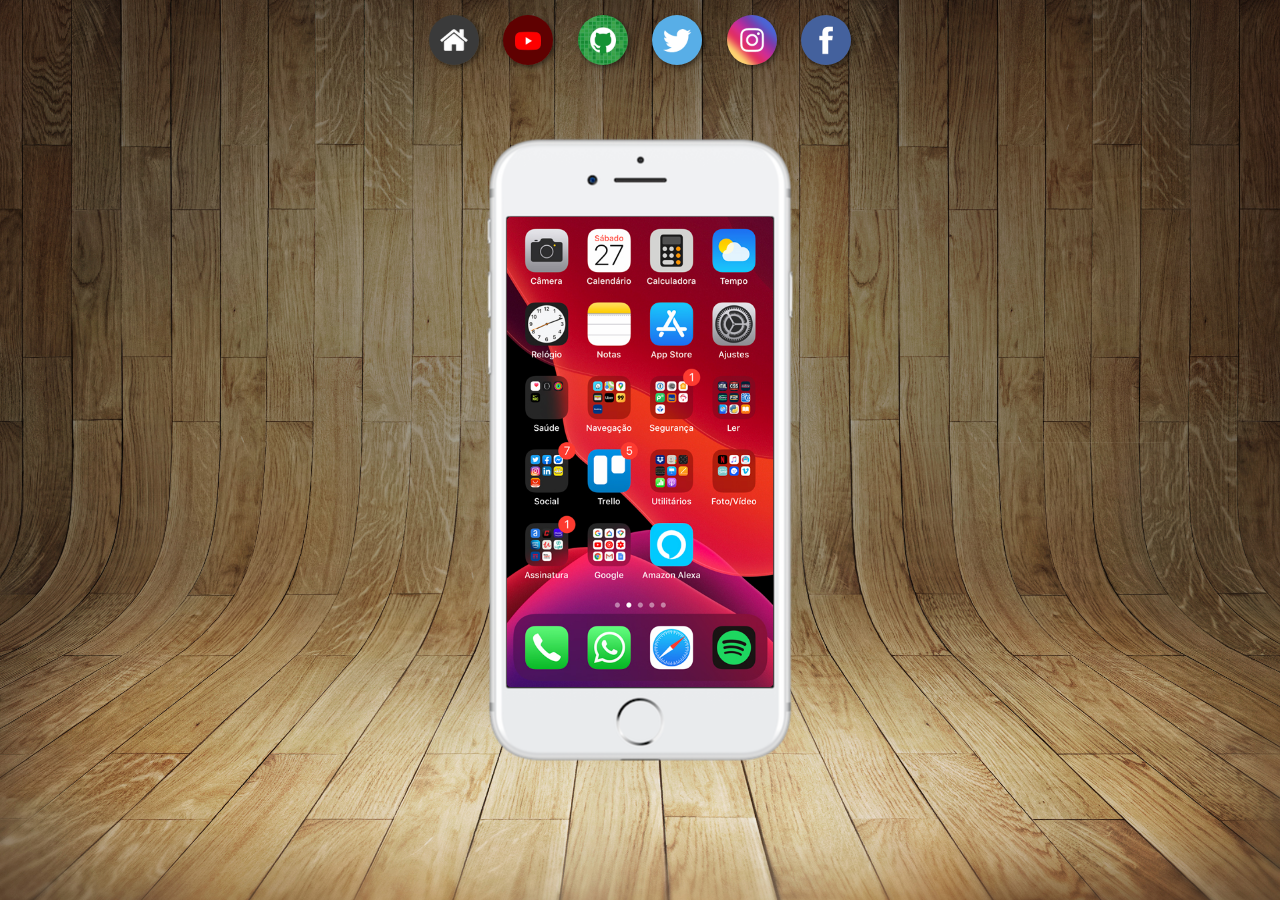
<file: index.html>
<!DOCTYPE html>
<html lang="pt-br">
<head>
    <meta charset="UTF-8">
    <meta name="viewport" content="width=device-width, initial-scale=1.0">
    <link rel="shortcut icon" href="favicon.ico" type="image/x-icon">
    <link rel="stylesheet" href="./estilos/style.css">
    <title>Projeto Redes Sociais</title>
</head>
<body>
    <main>
        <section id="telefone">
            <iframe src="home.html" name="tela" id="tela" frameborder="0">Seu navegador não é compatível com isso!</iframe>
        </section>
        <section id="redes-sociais">
            <a href="home.html" target="tela"><img src="imagens/logo-home.jpg" alt=""></a>
            <a href="youtube.html" target="tela"><img src="imagens/logo-youtube.jpg" alt=""></a>
            <a href="github.html" target="tela"><img src="imagens/logo-github.jpg" alt=""></a>
            <a href="twitter.html" target="tela"><img src="imagens/logo-twitter.jpg" alt=""></a>
            <a href="intagram.html" target="tela"><img src="imagens/logo-instagram.jpg" alt=""></a>
            <a href="facebook.html" target="tela"><img src="imagens/logo-facebook.jpg" alt=""></a>
        </section>
    </main>
</body>
</html>
</file>
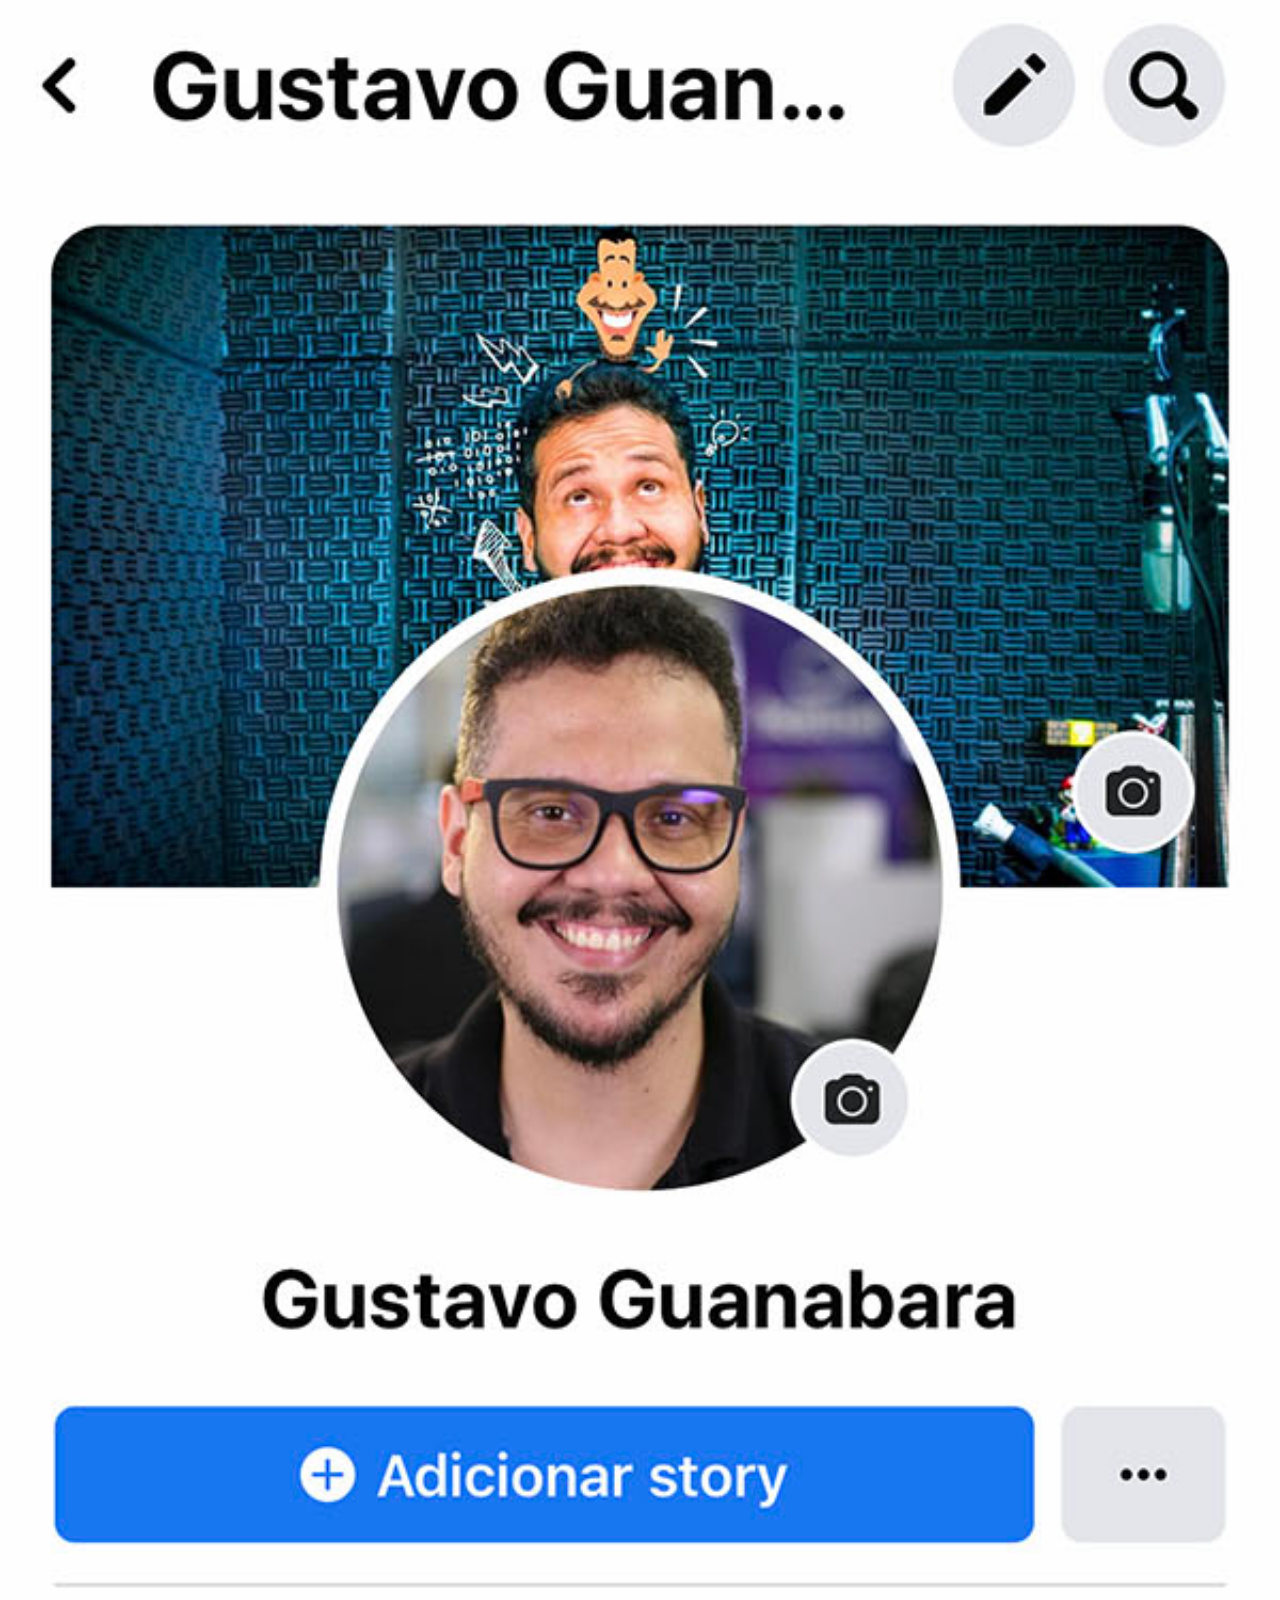
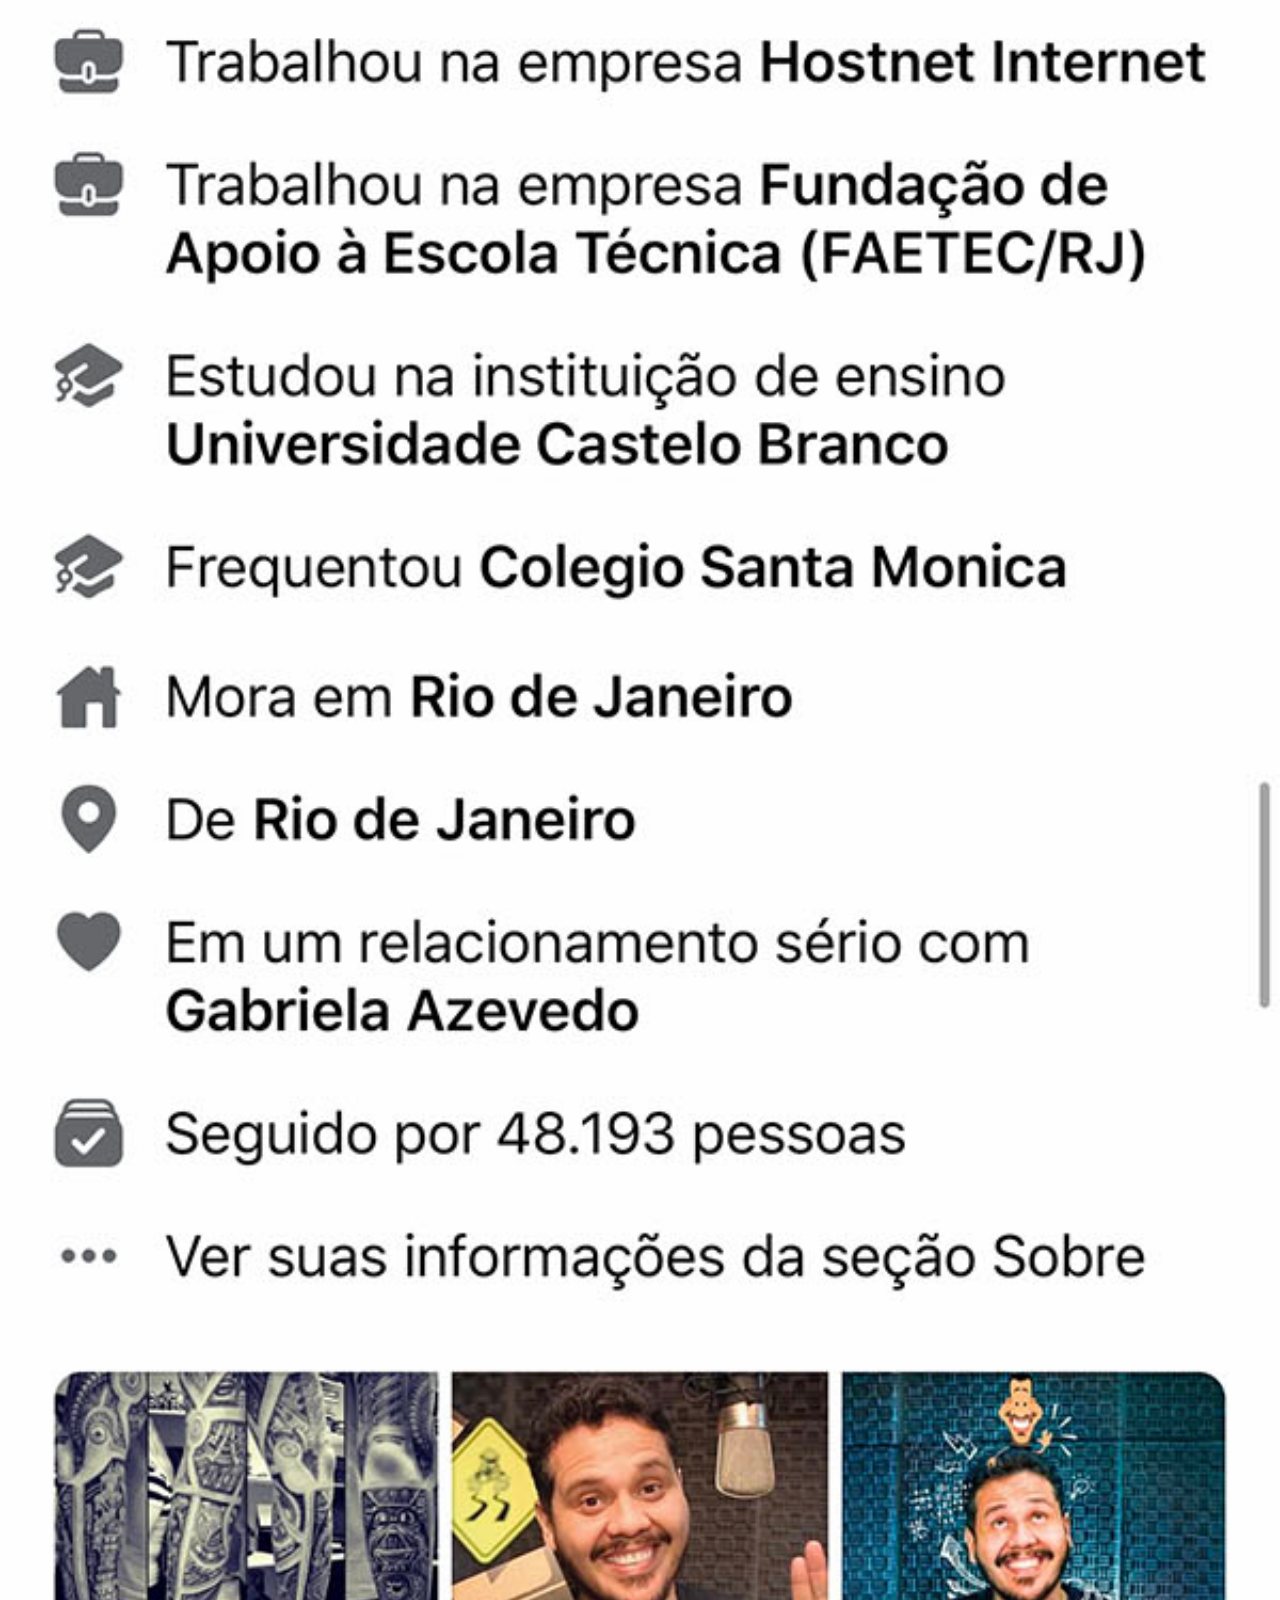
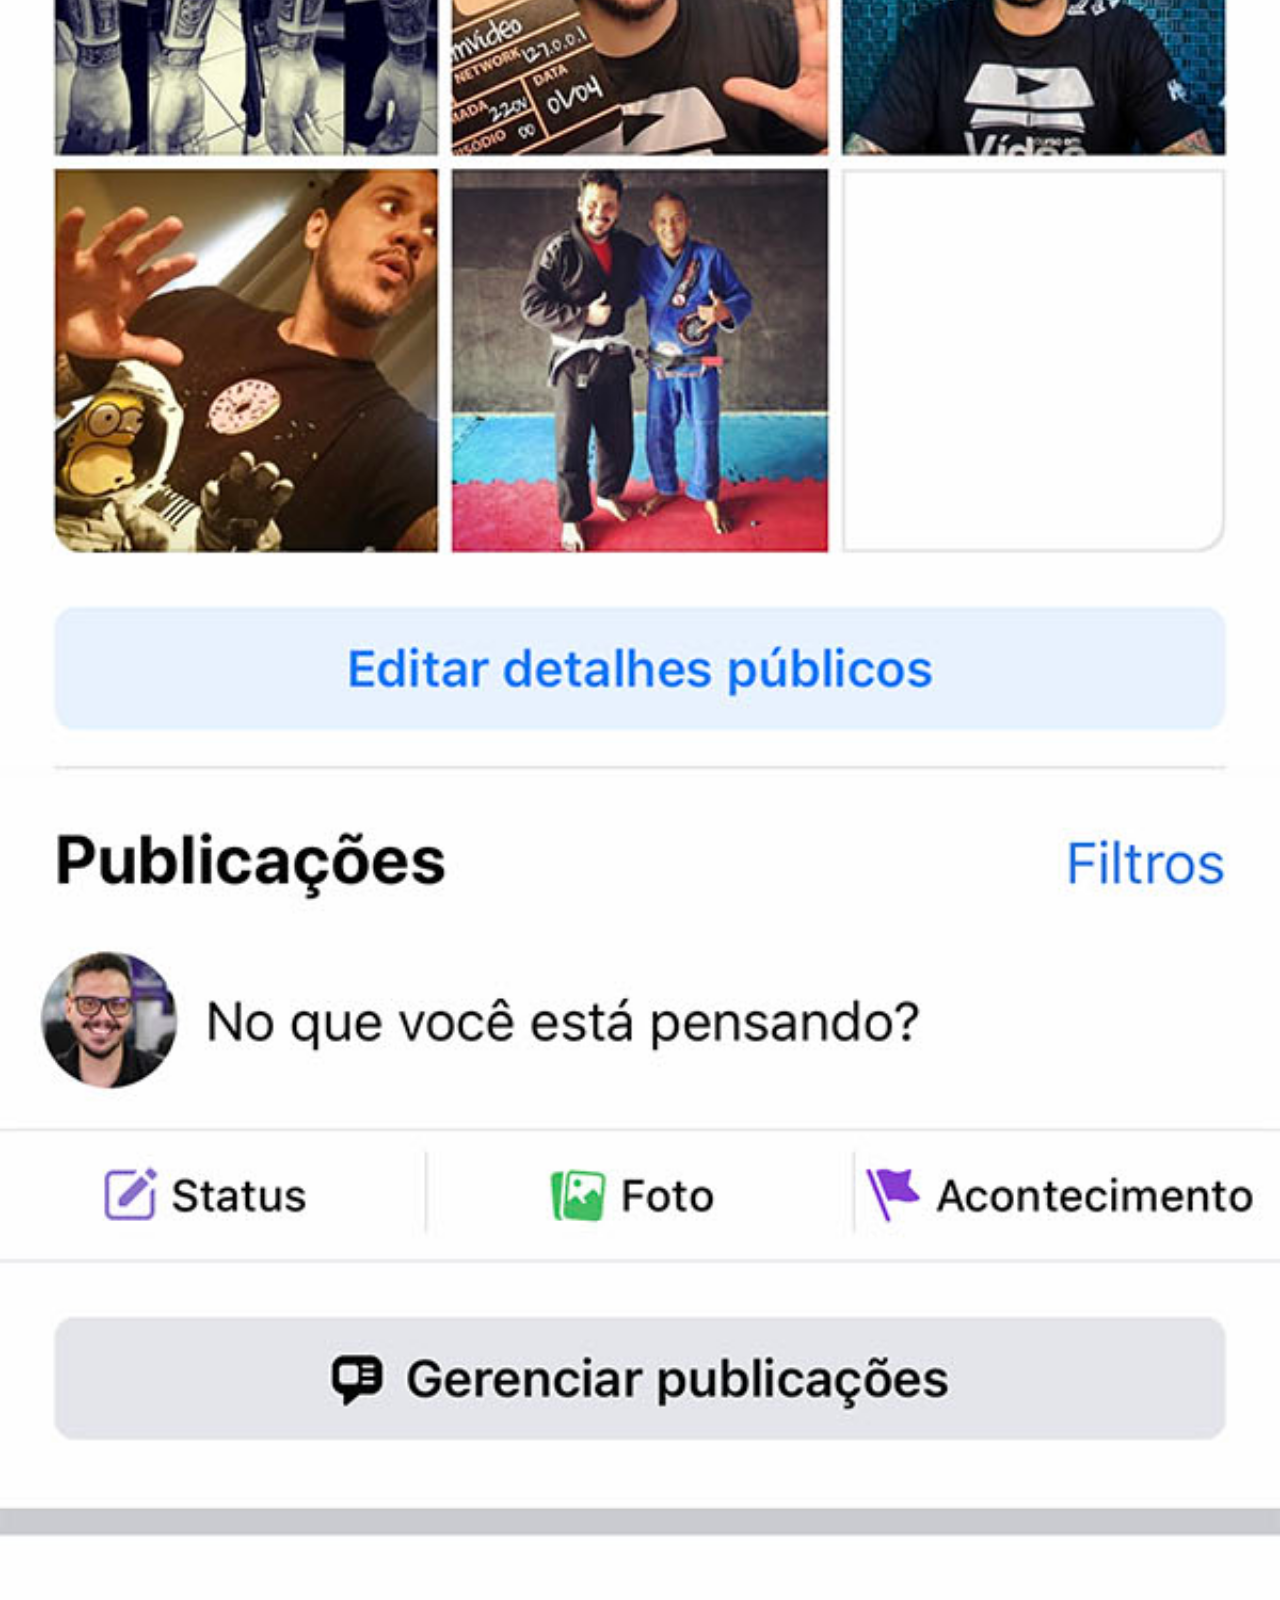
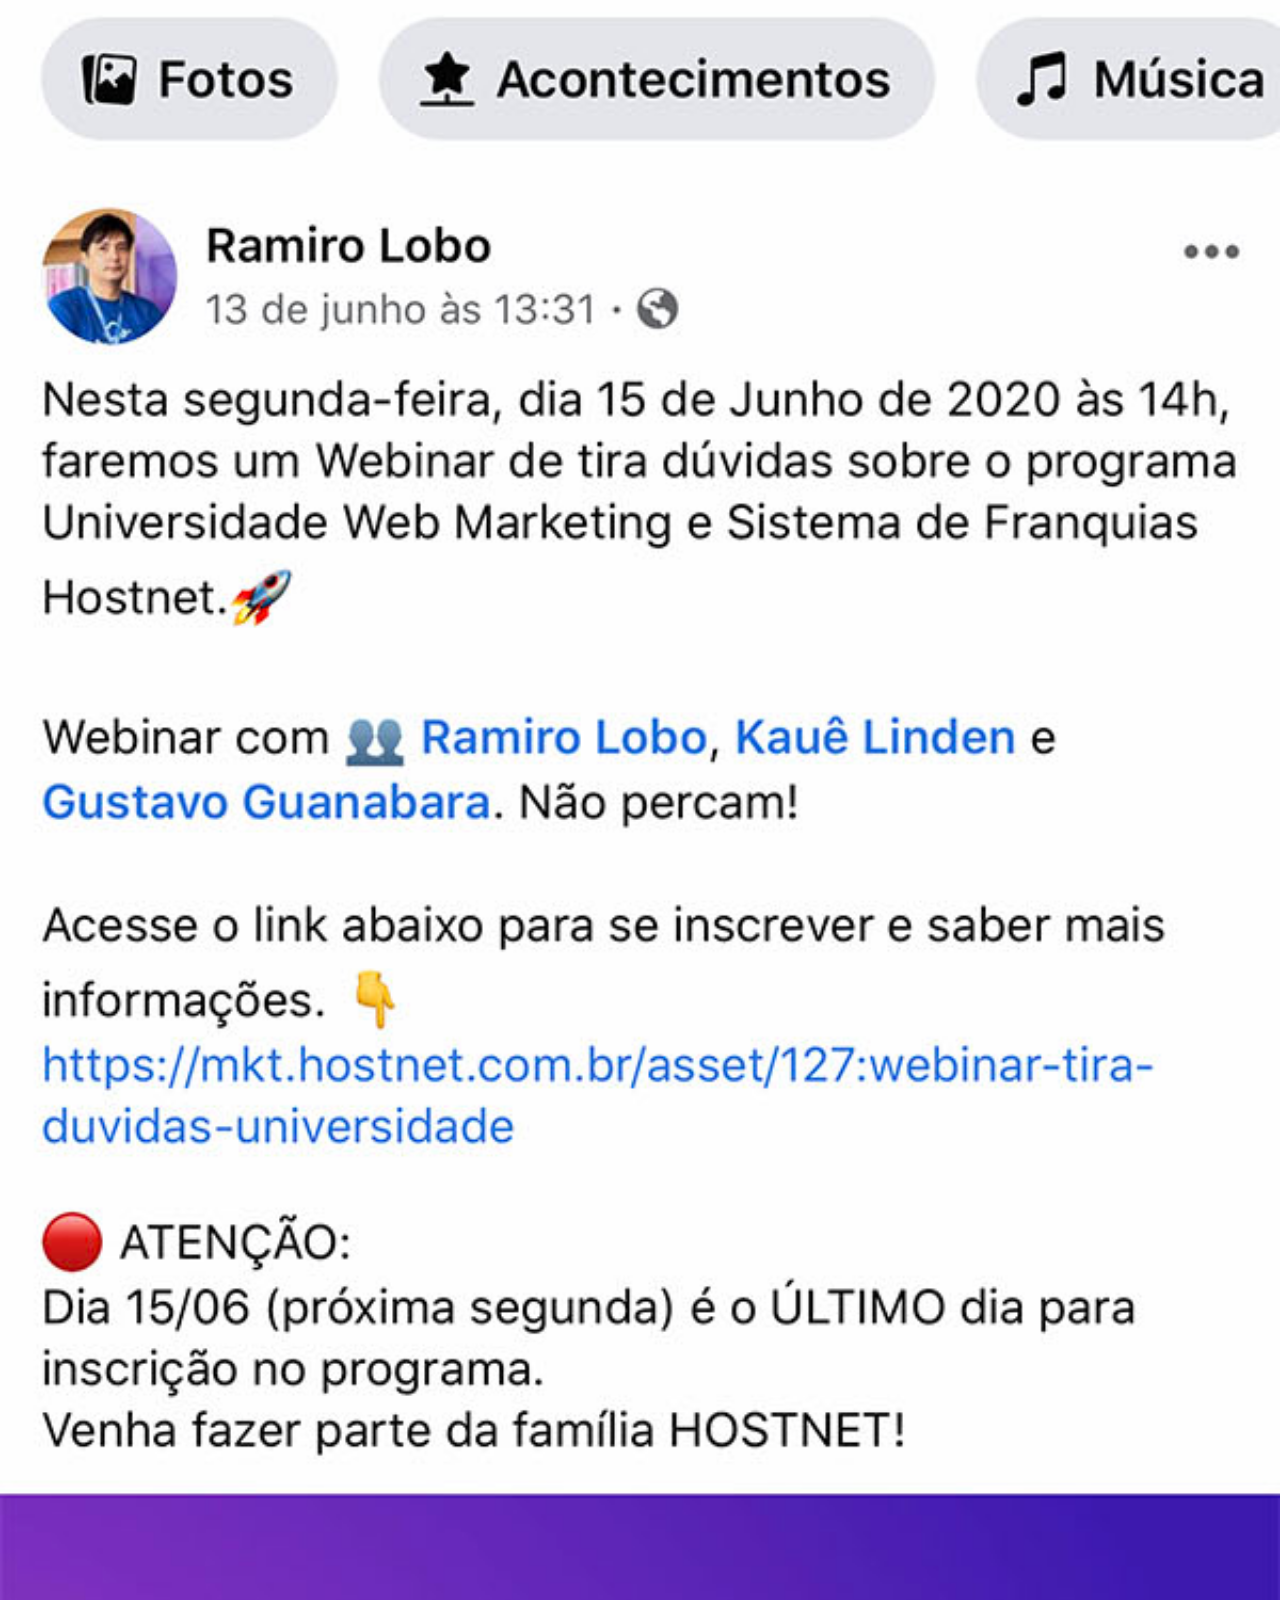
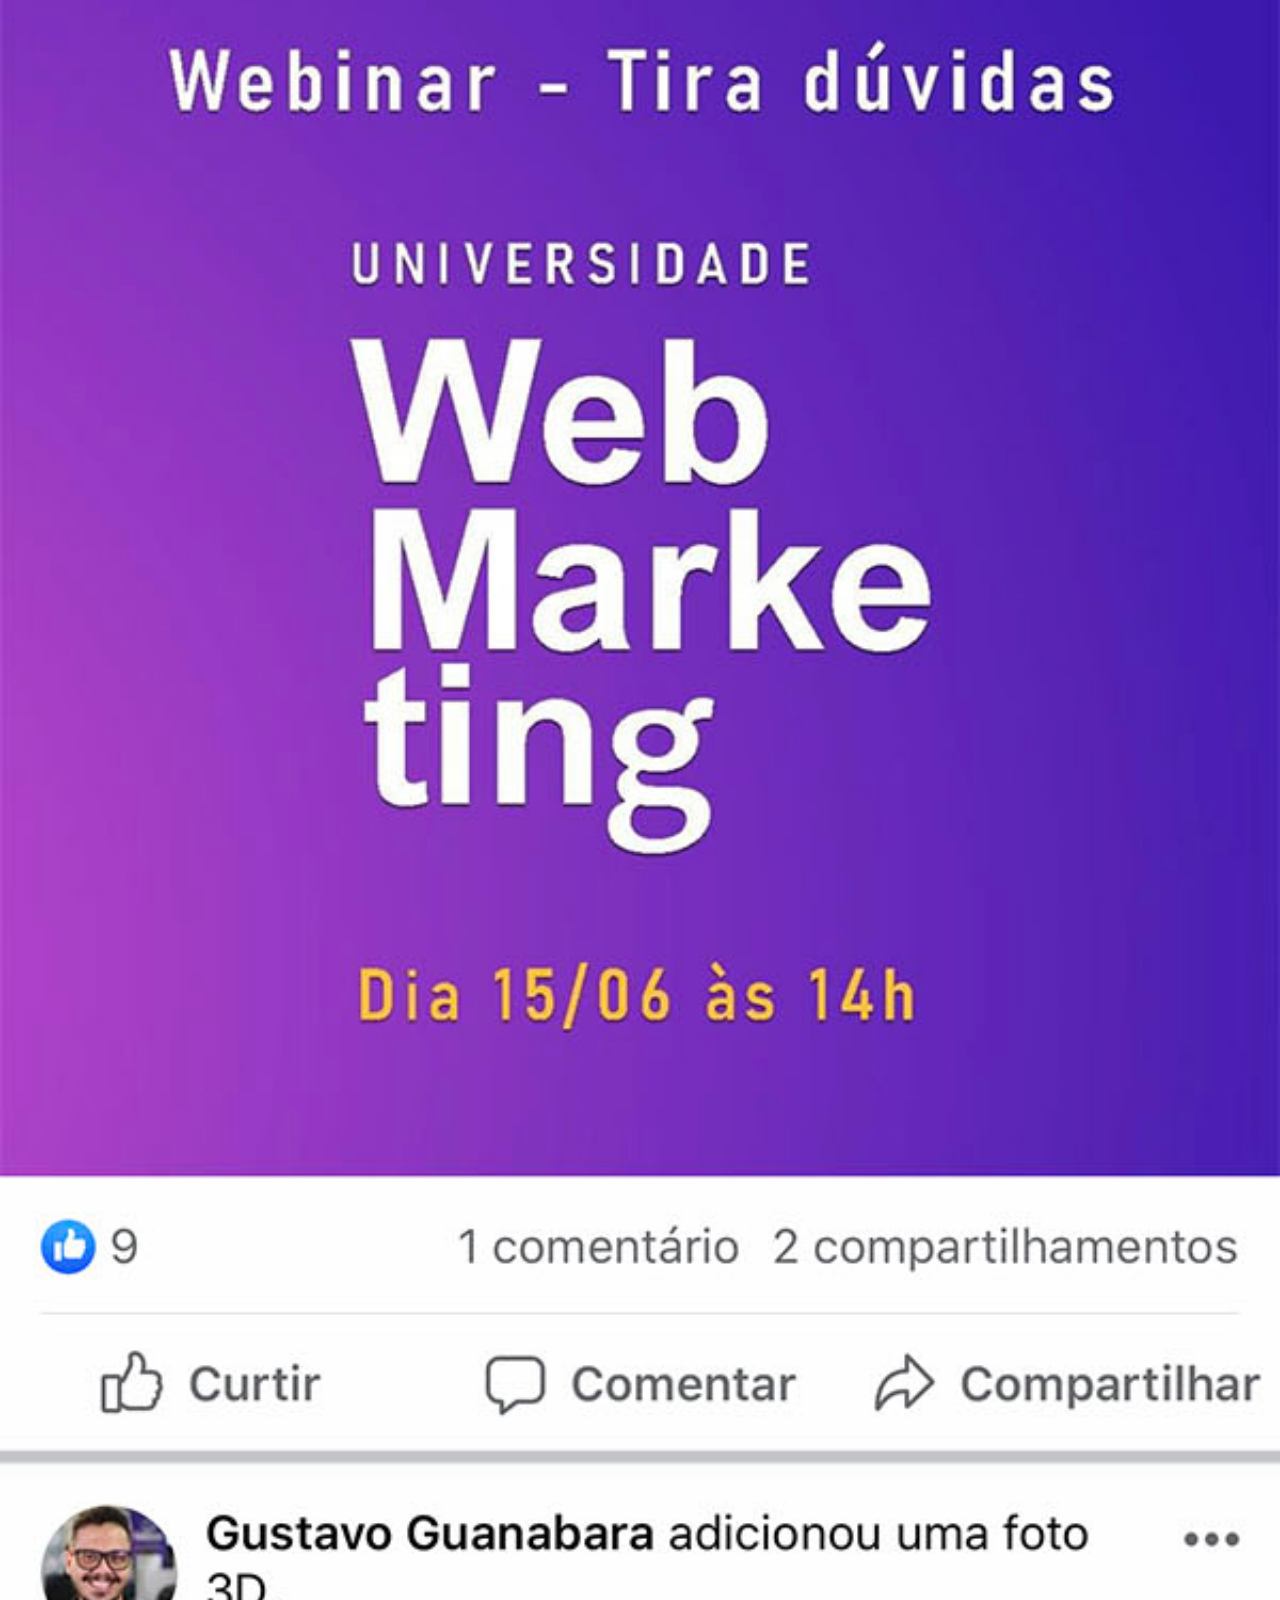
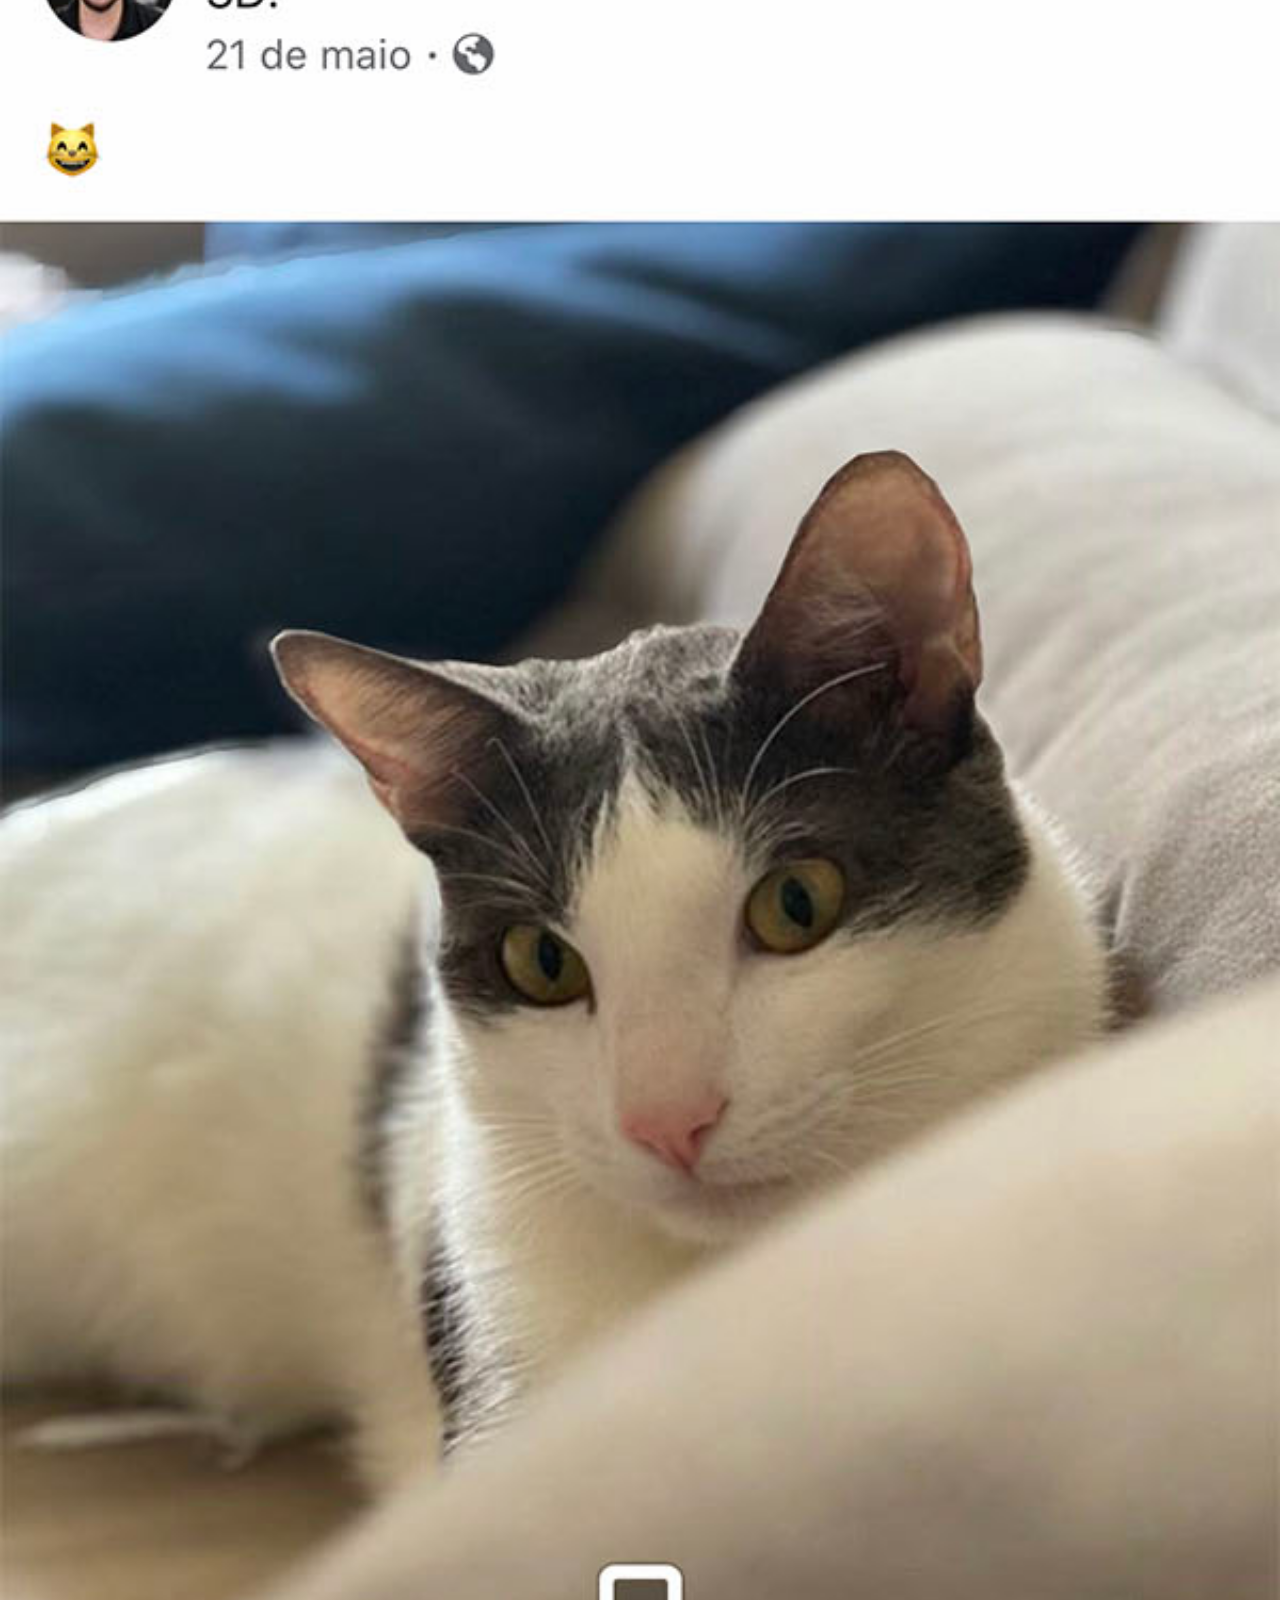
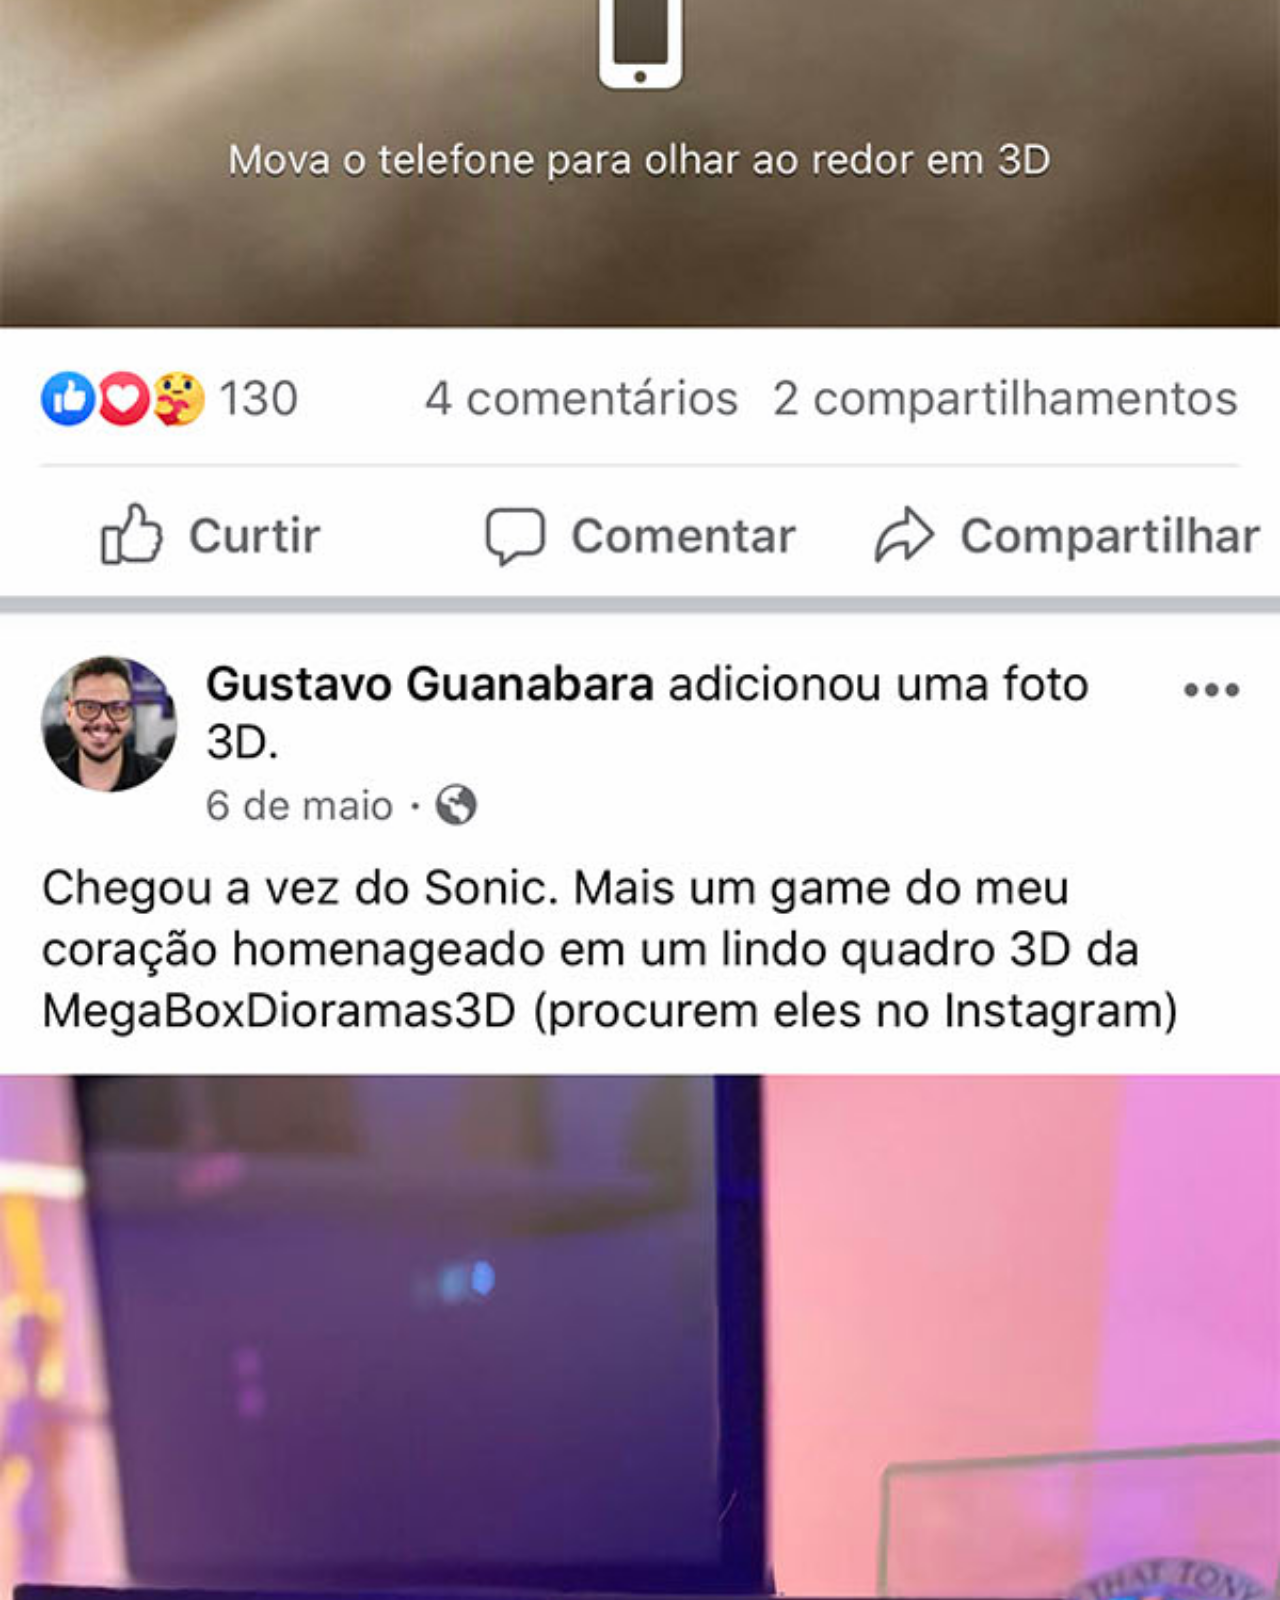
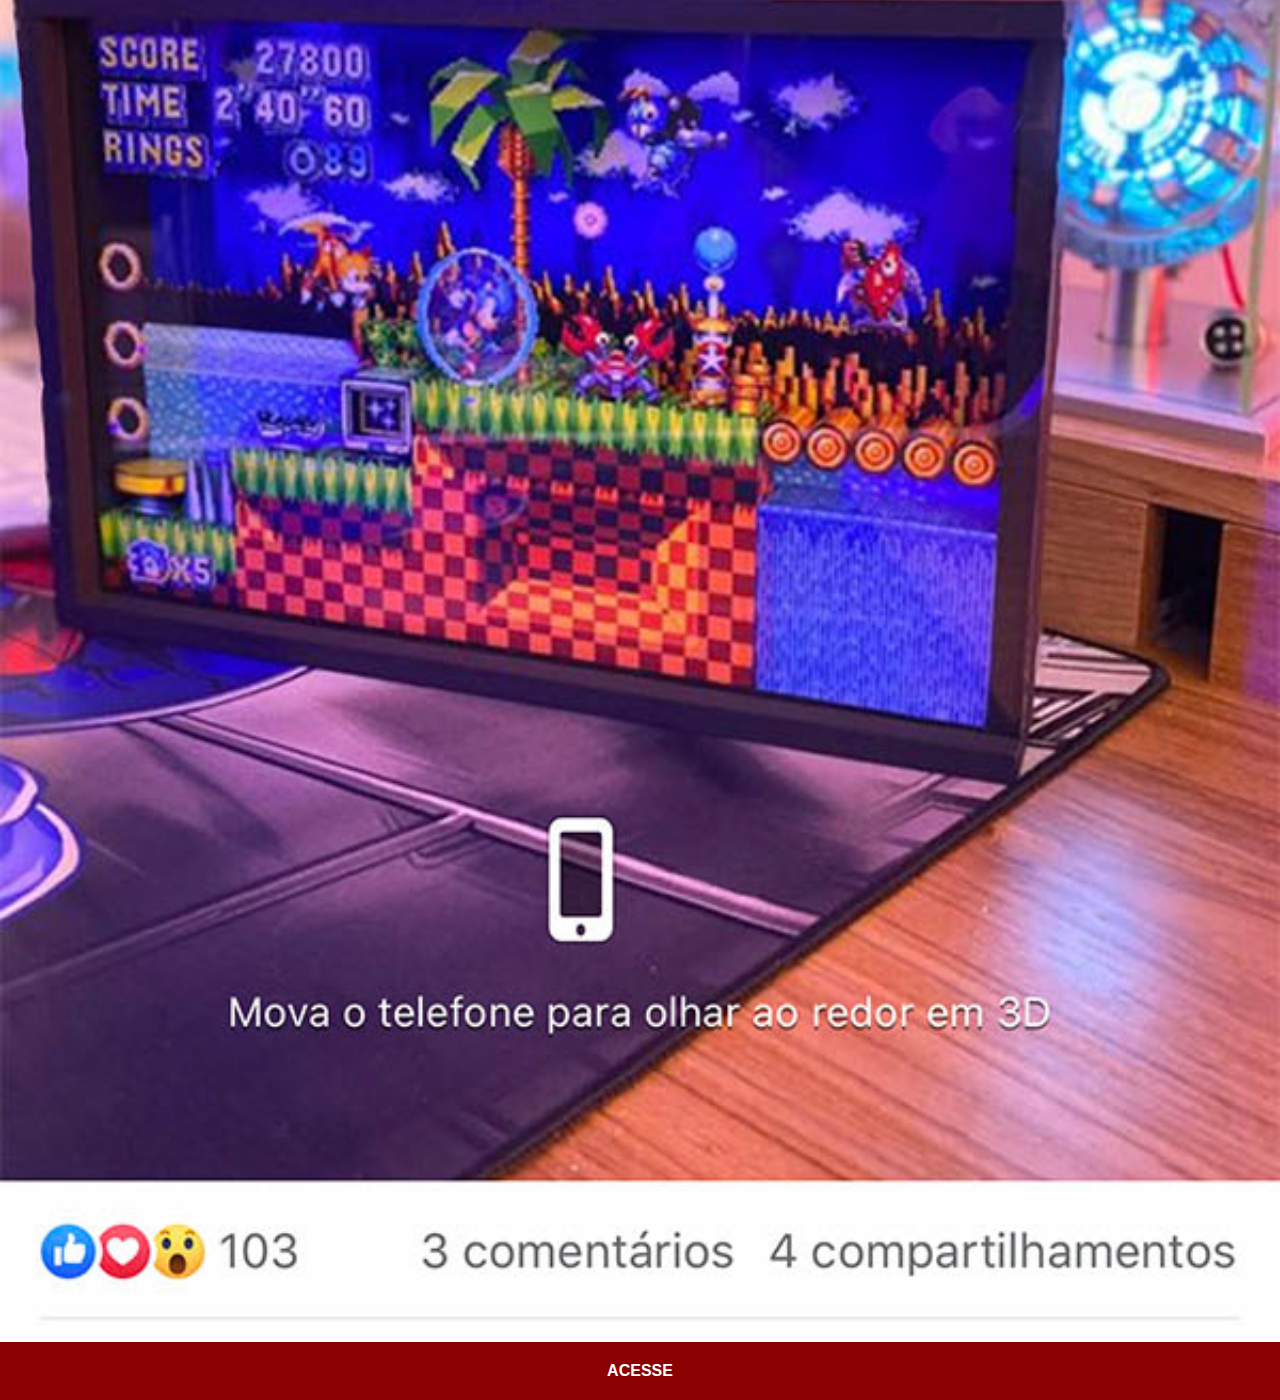
<file: facebook.html>
<!DOCTYPE html>
<html lang="pt-br">
<head>
    <meta charset="UTF-8">
    <meta name="viewport" content="width=device-width, initial-scale=1.0">
    <link rel="stylesheet" href="estilos/paginas.css">
    <title>Facebook</title>
</head>
<body>
    <img src="imagens/tela-facebook.jpg" alt="Facebook - Curso em Vídeo">
    <a href="https://www.facebook.com/gustavoguanabara/?locale=pt_BR" target="_blank">ACESSE</a>
</body>
</html>
</file>
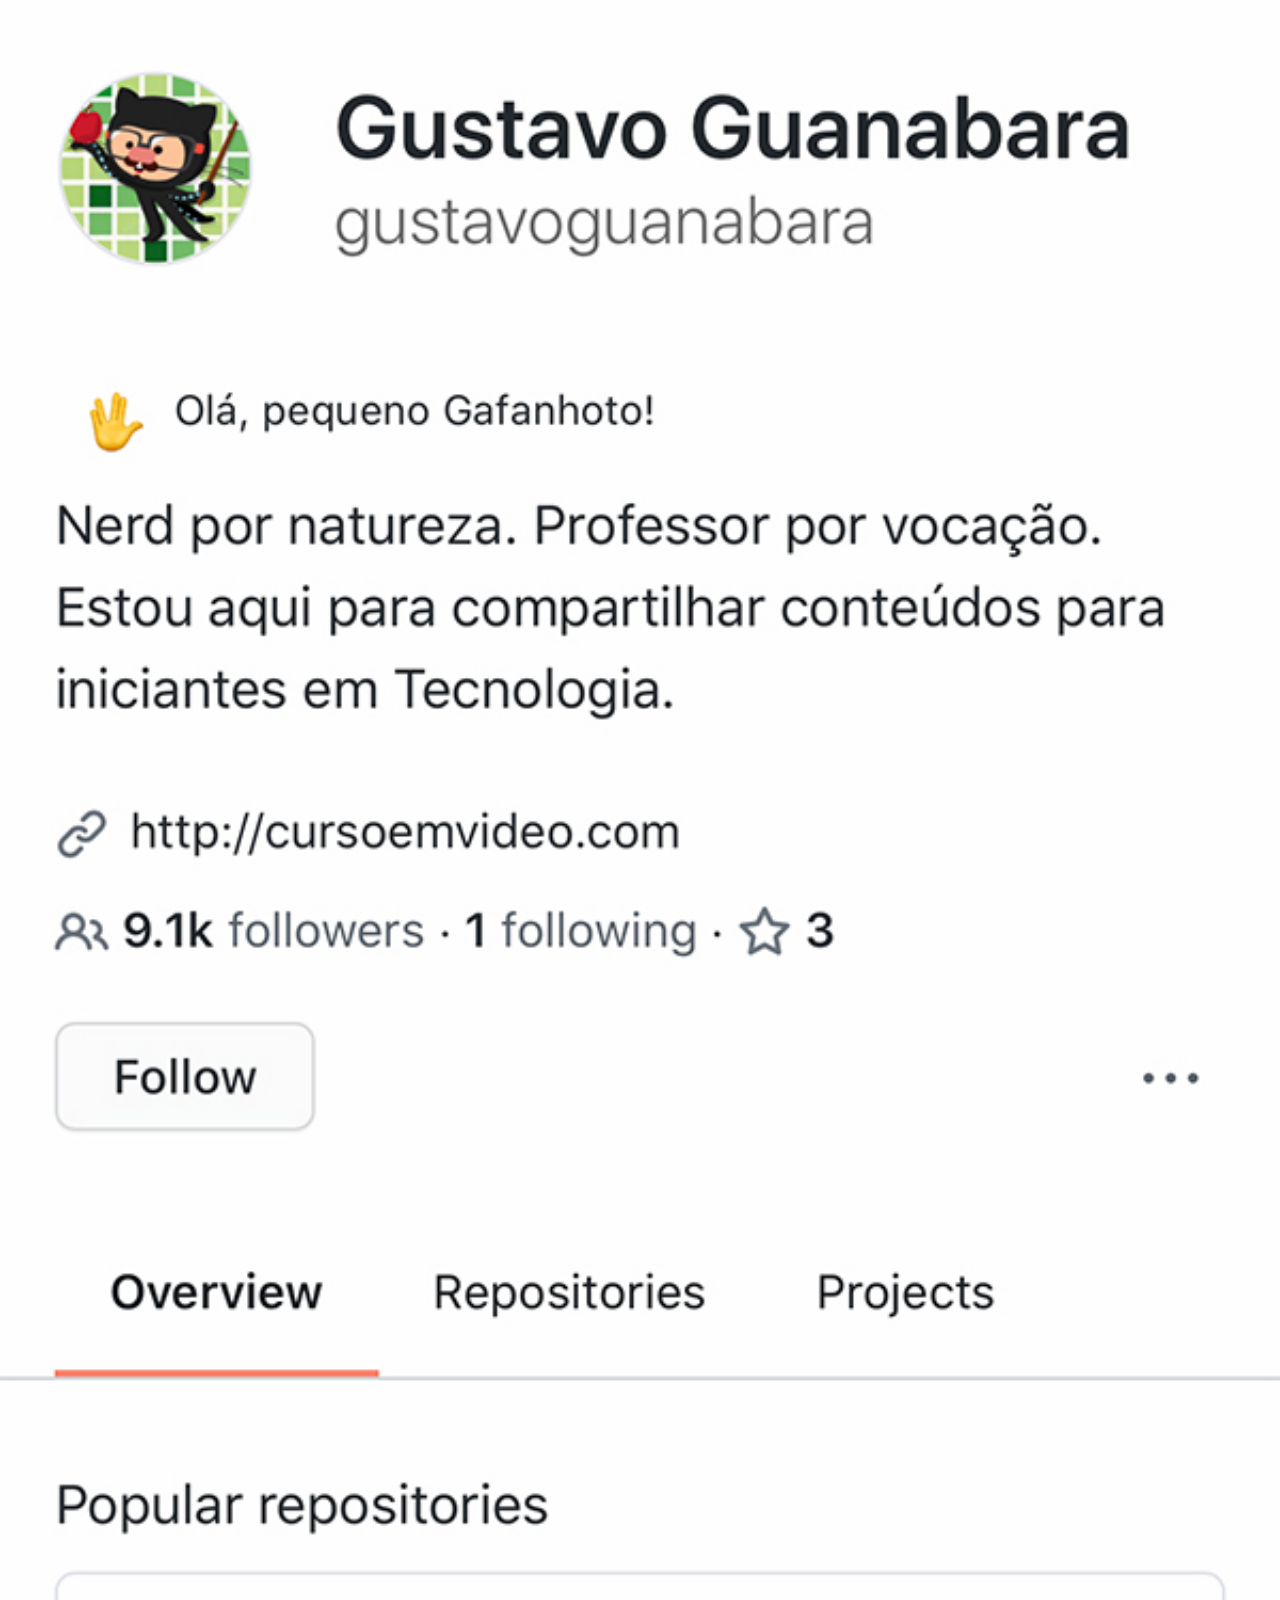
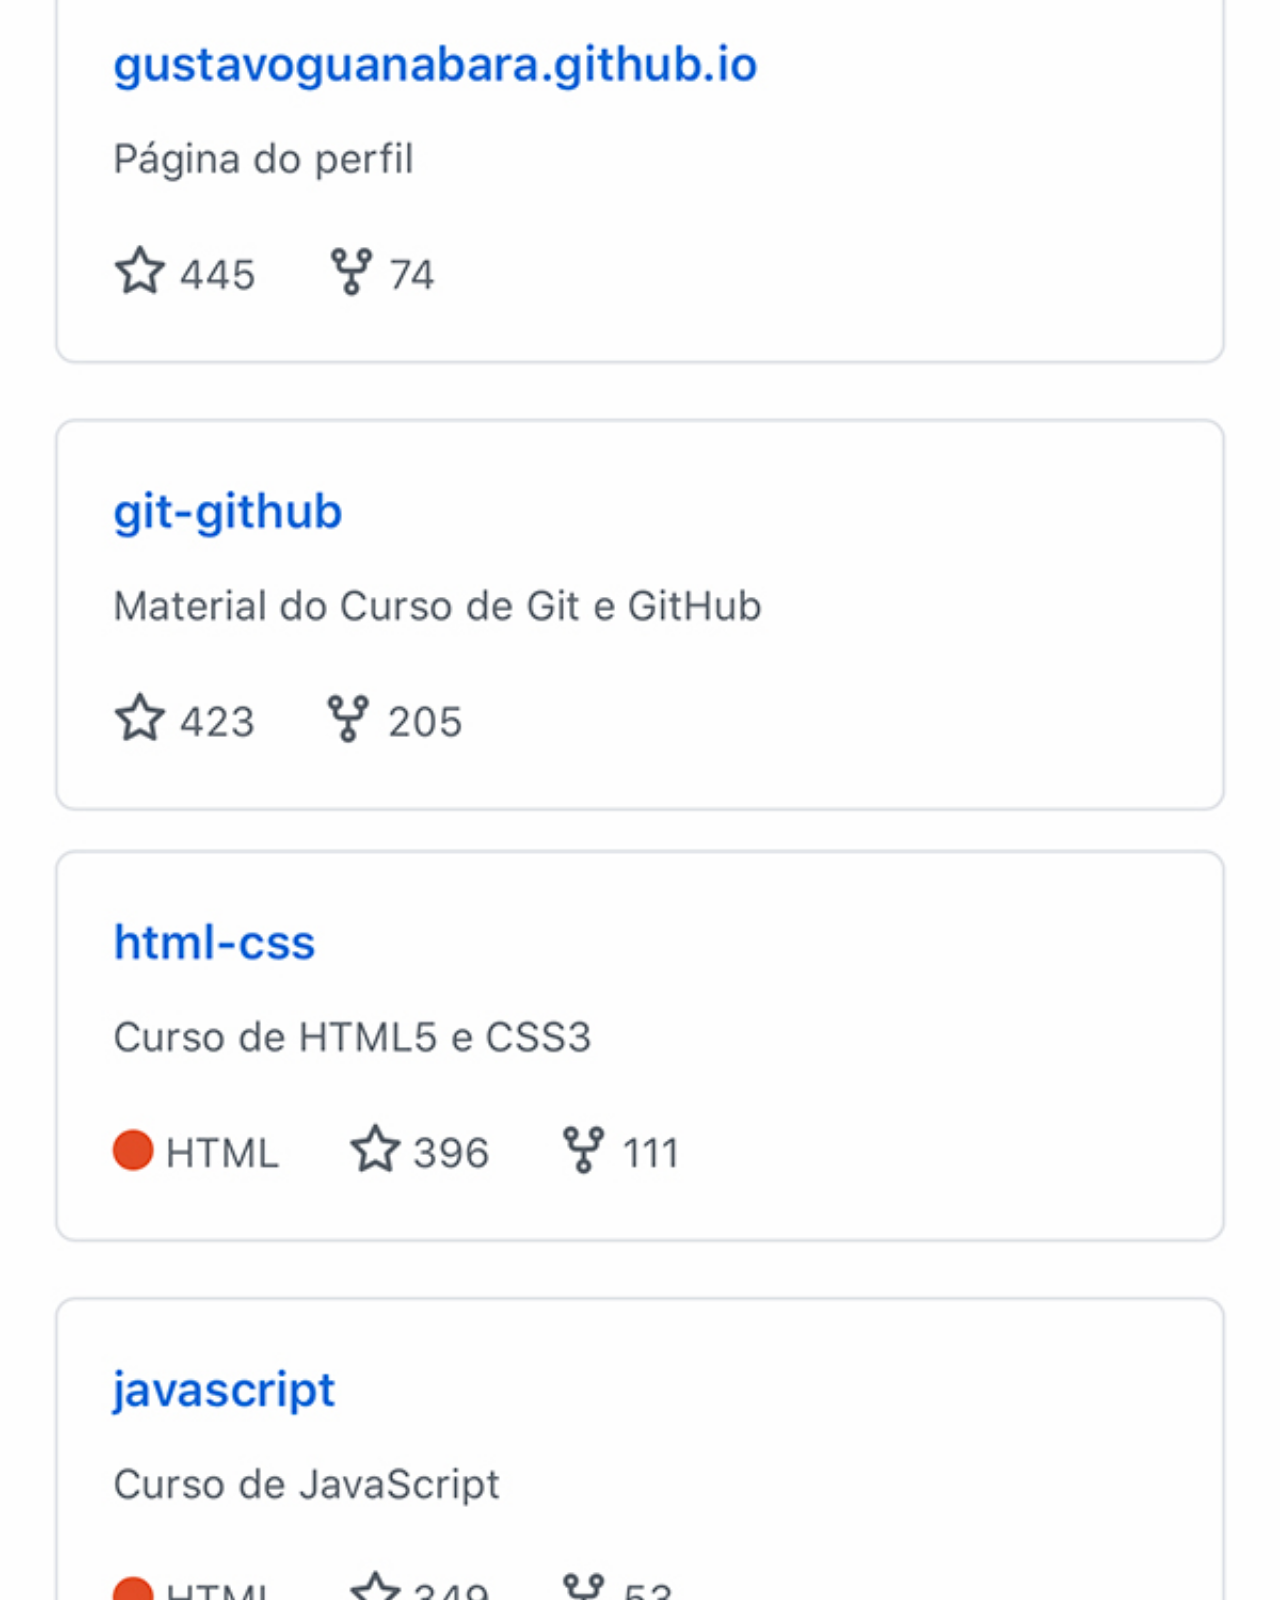
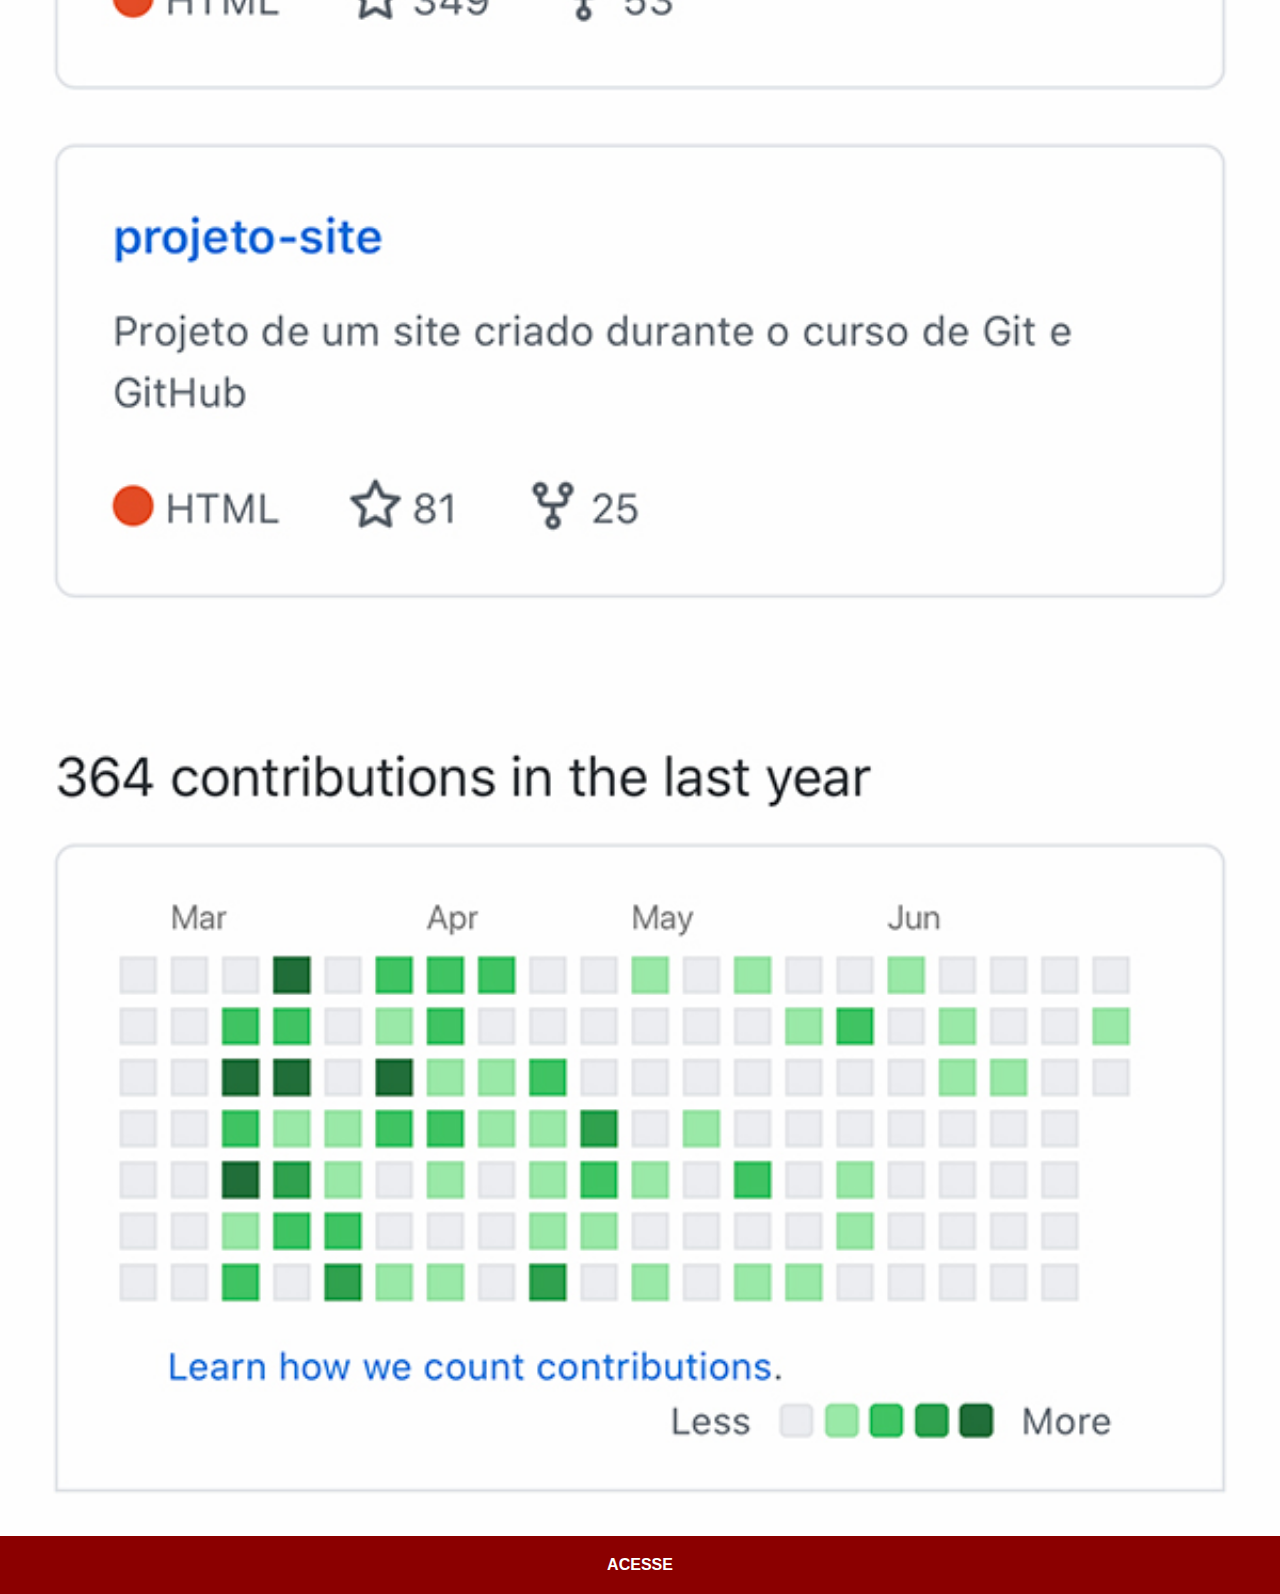
<file: github.html>
<!DOCTYPE html>
<html lang="pt-br">
<head>
    <meta charset="UTF-8">
    <meta name="viewport" content="width=device-width, initial-scale=1.0">
    <link rel="stylesheet" href="estilos/paginas.css">
    <title>GitHub</title>
</head>
<body>
    <img src="imagens/tela-github.jpg" alt="GitHub - Curso em Vídeo">
    <a href="https://github.com/cursoemvideo" target="_blank">ACESSE</a>
</body>
</html>
</file>
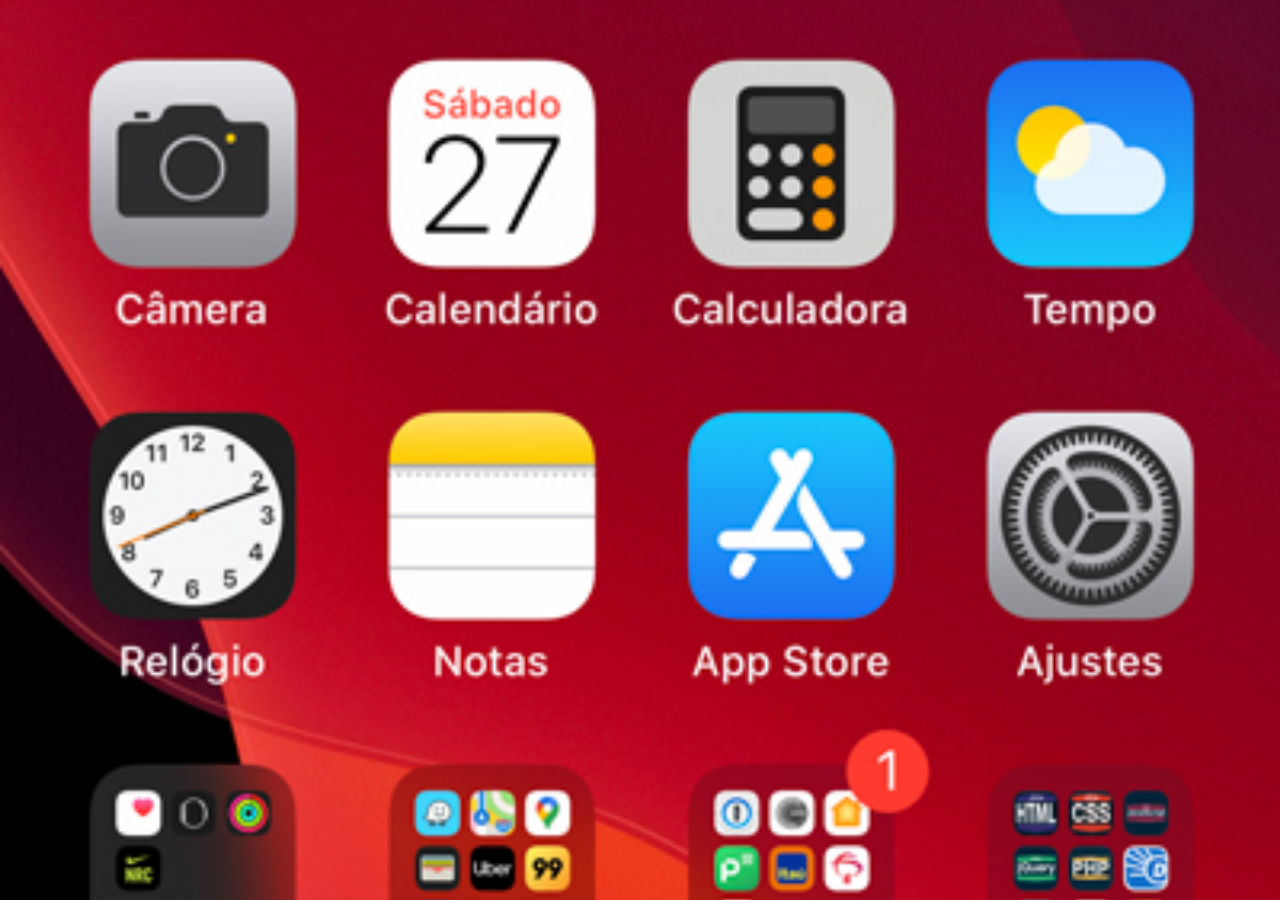
<file: home.html>
<!DOCTYPE html>
<html lang="pt-br">
<head>
    <meta charset="UTF-8">
    <meta name="viewport" content="width=device-width, initial-scale=1.0">
    <title>Home</title>
    <style>
        * {
            margin: 0;
            padding: 0;
            box-sizing: border-box;
        }

        body {
            width: 100vw;
            height: 100vh;
            background: #000 url(imagens/tela-home.jpg) no-repeat top center;
            background-size: cover;
        }
    </style>
</head>
<body>
    
</body>
</html>
</file>
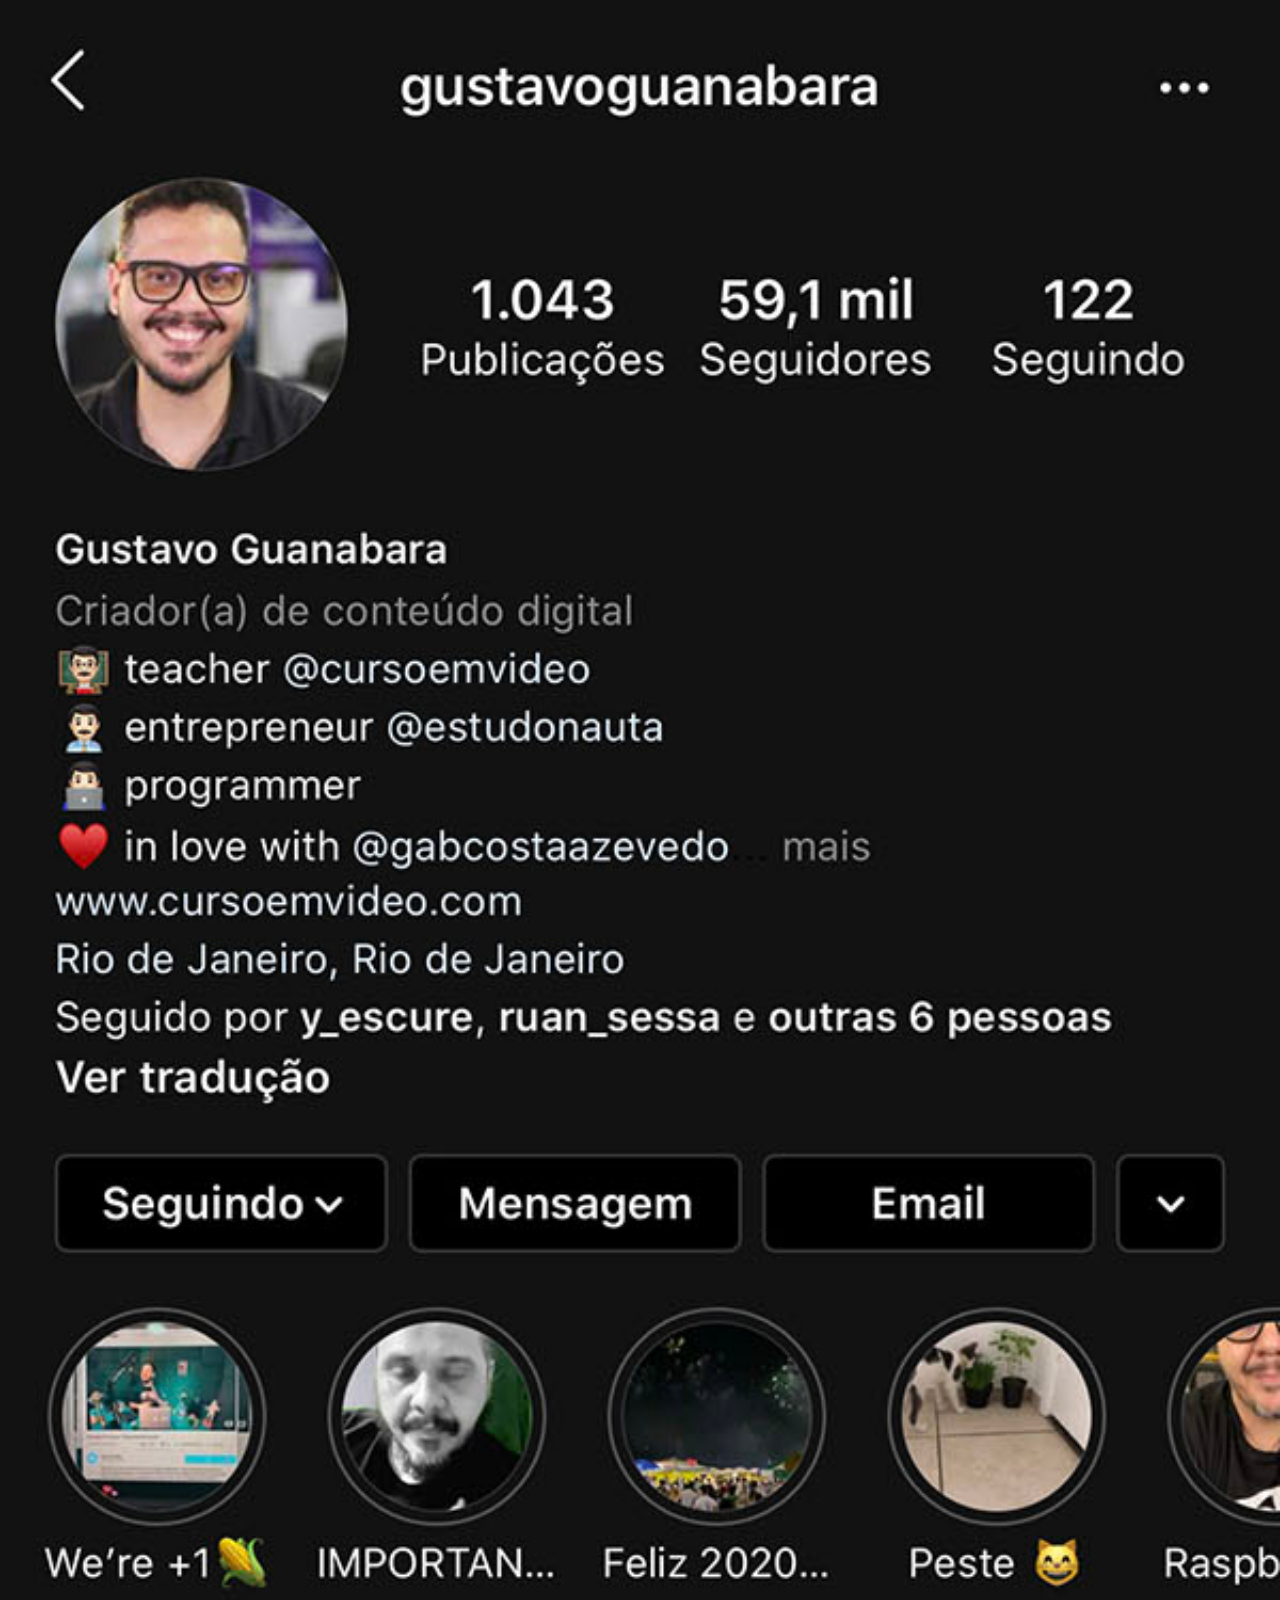
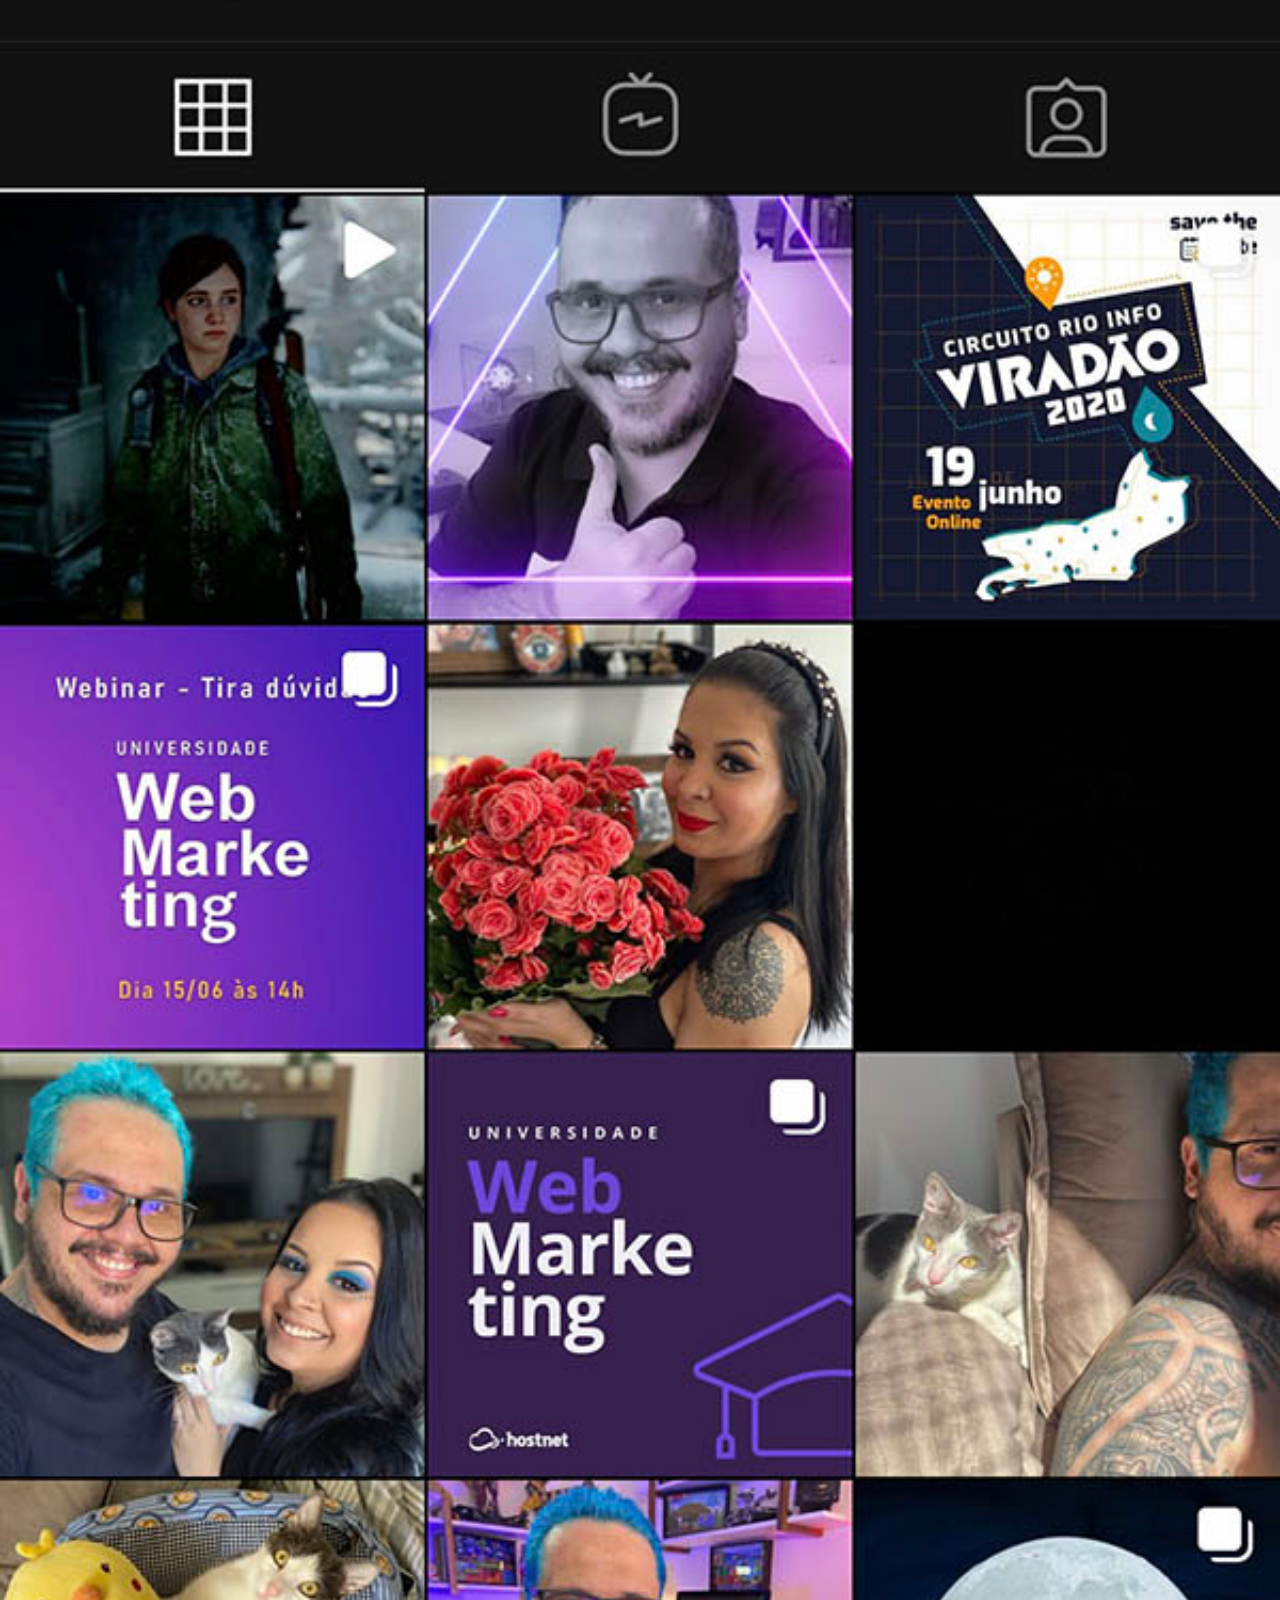
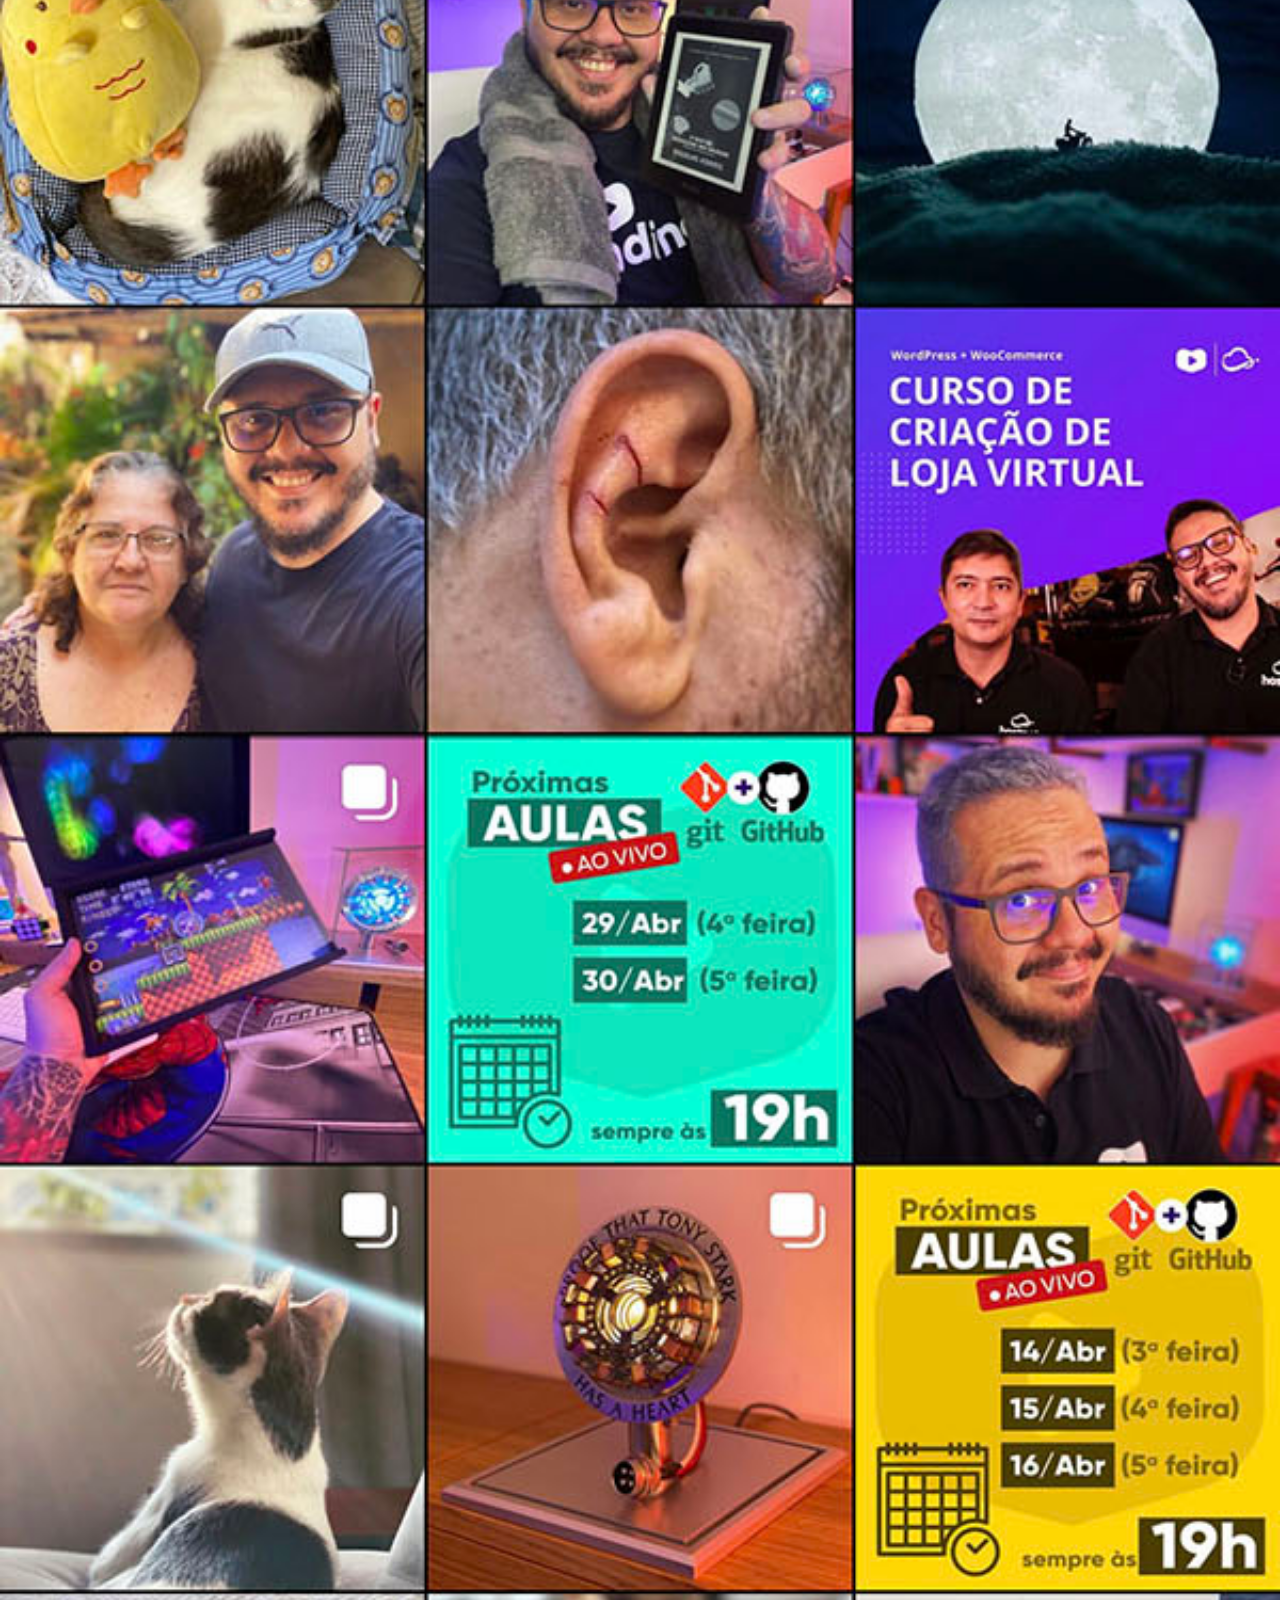
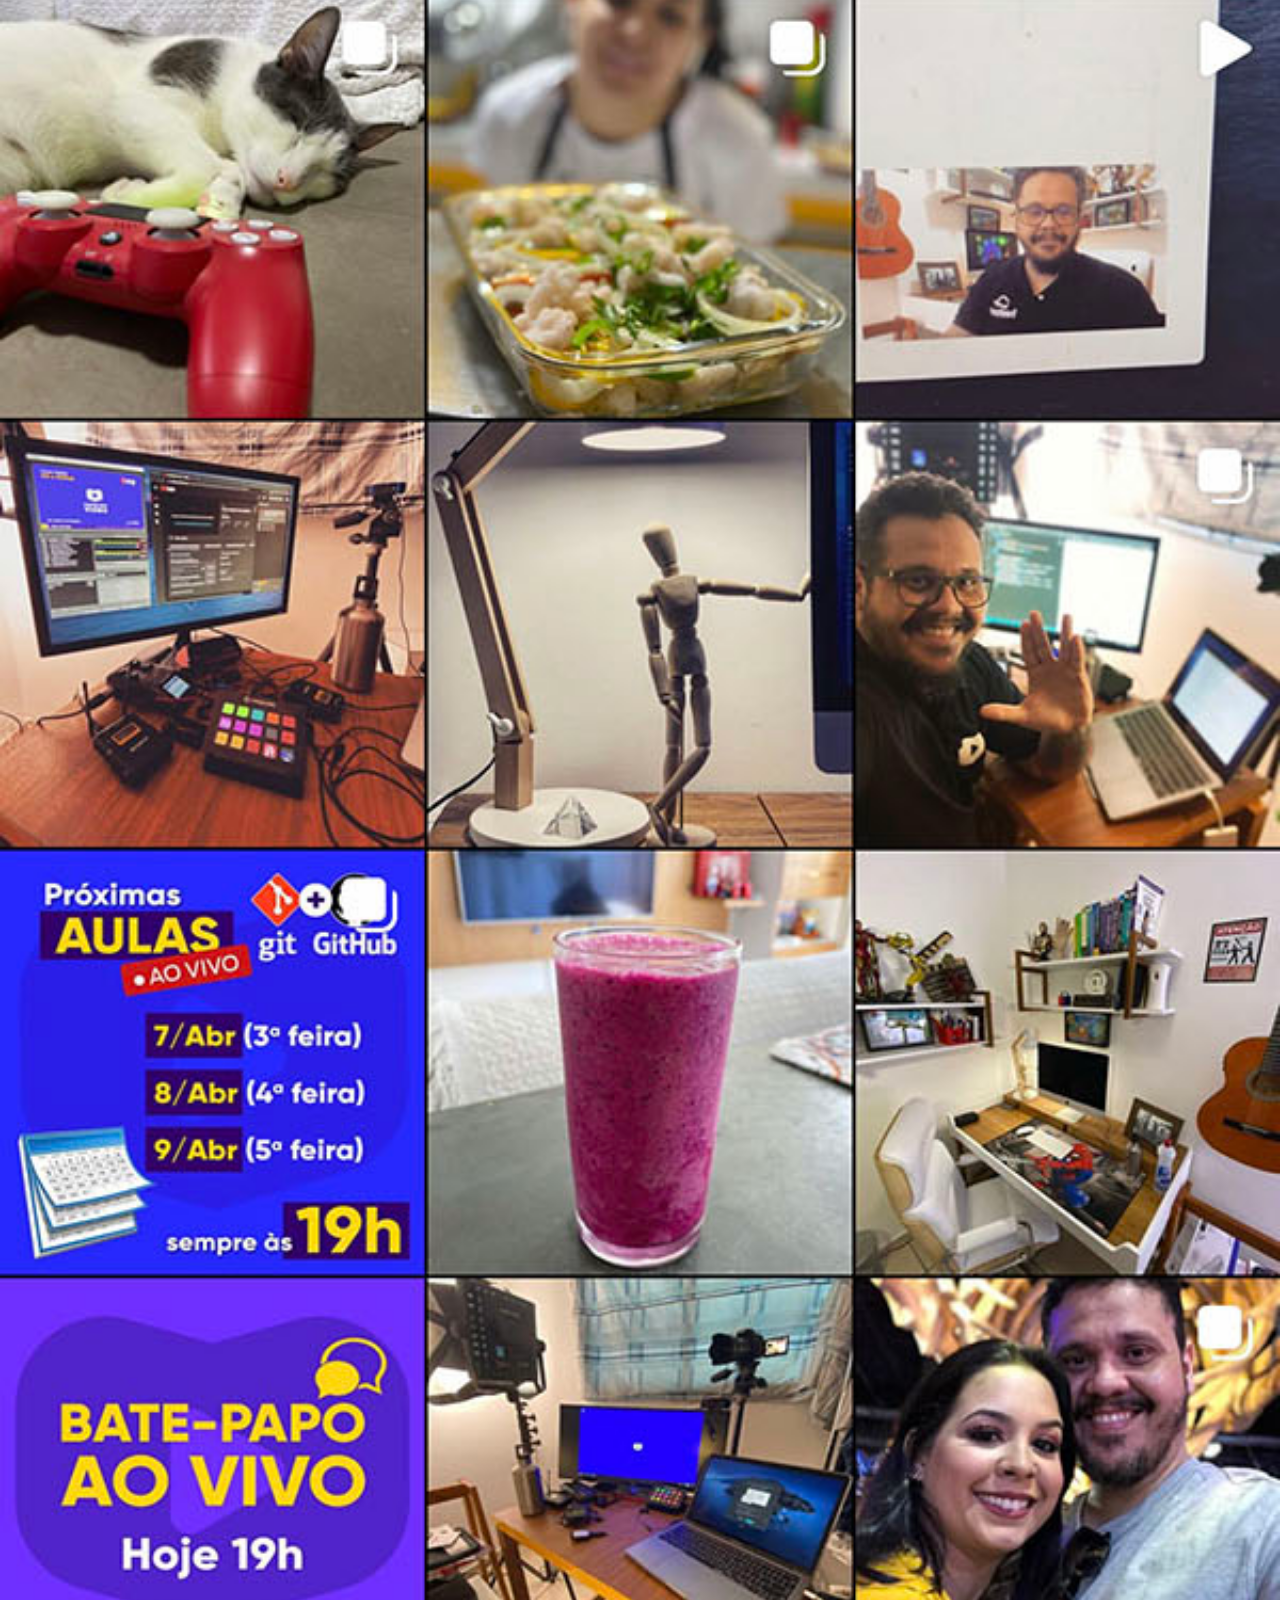
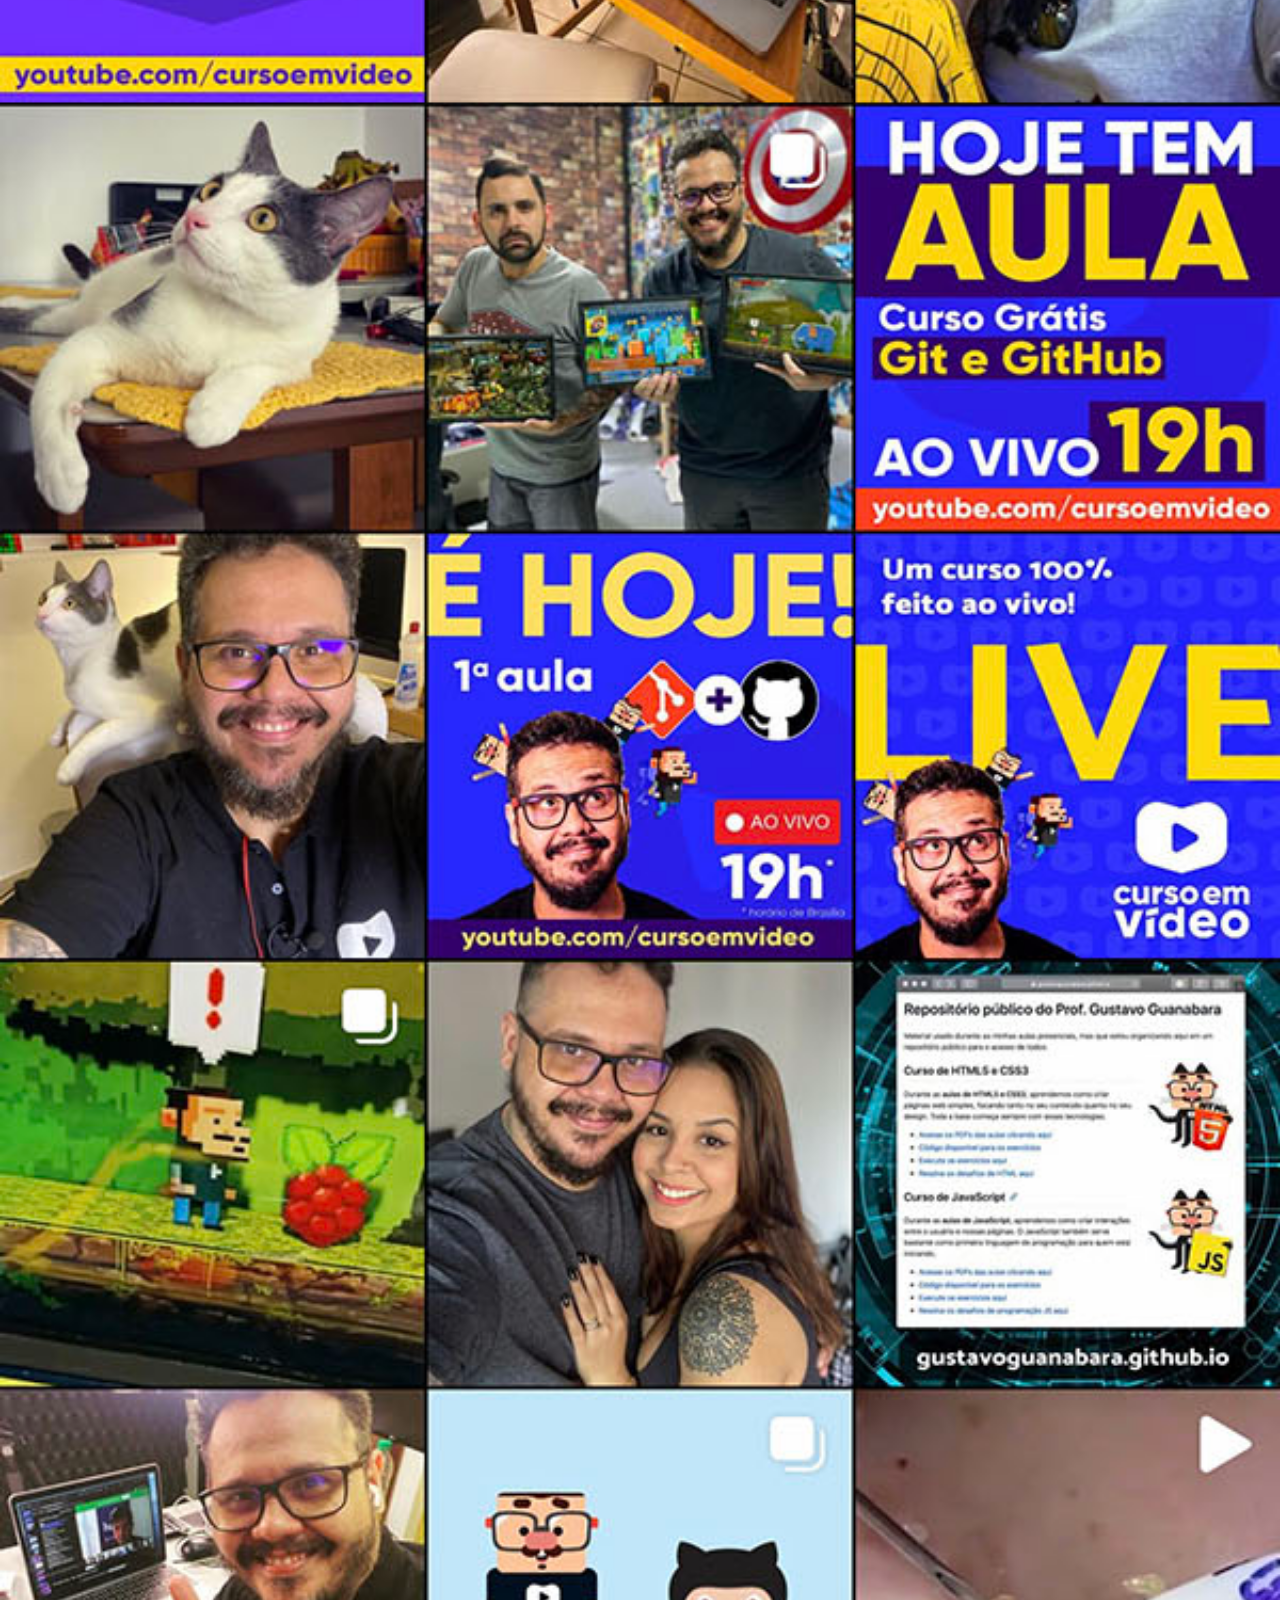
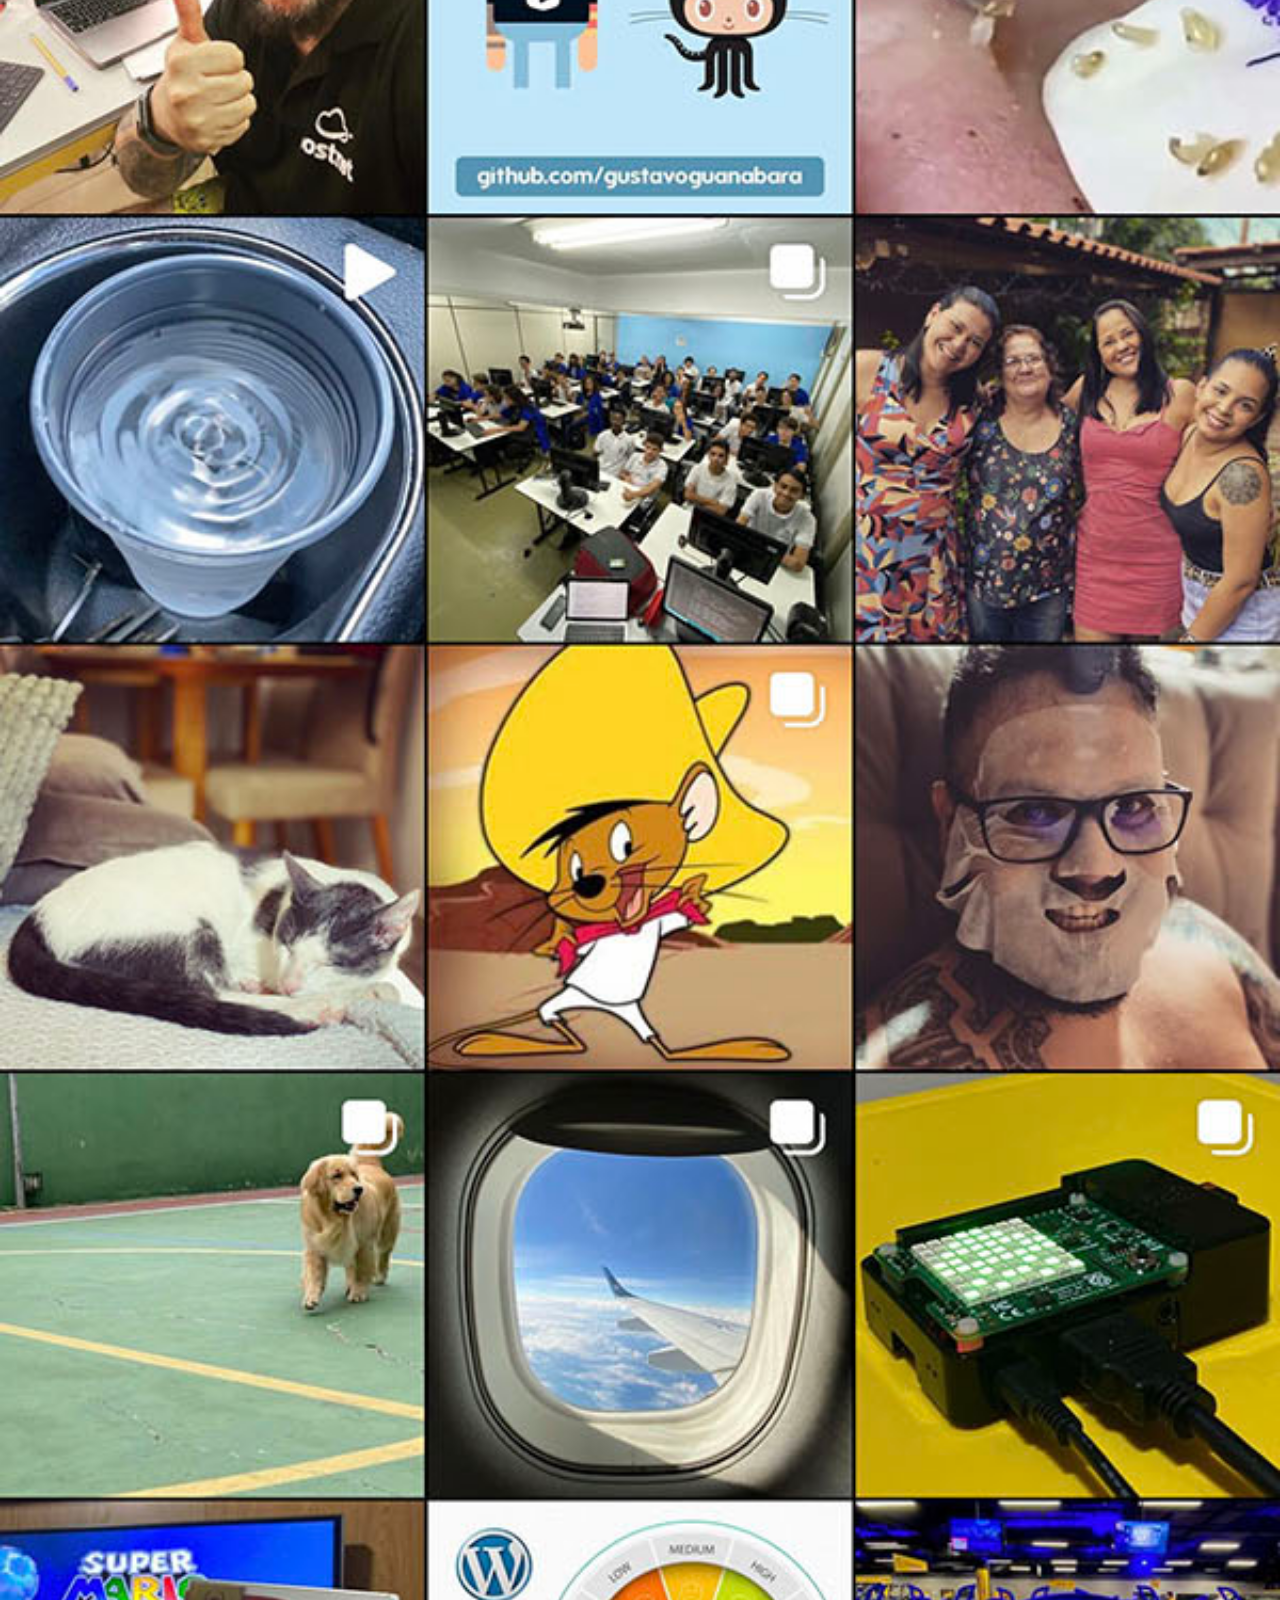
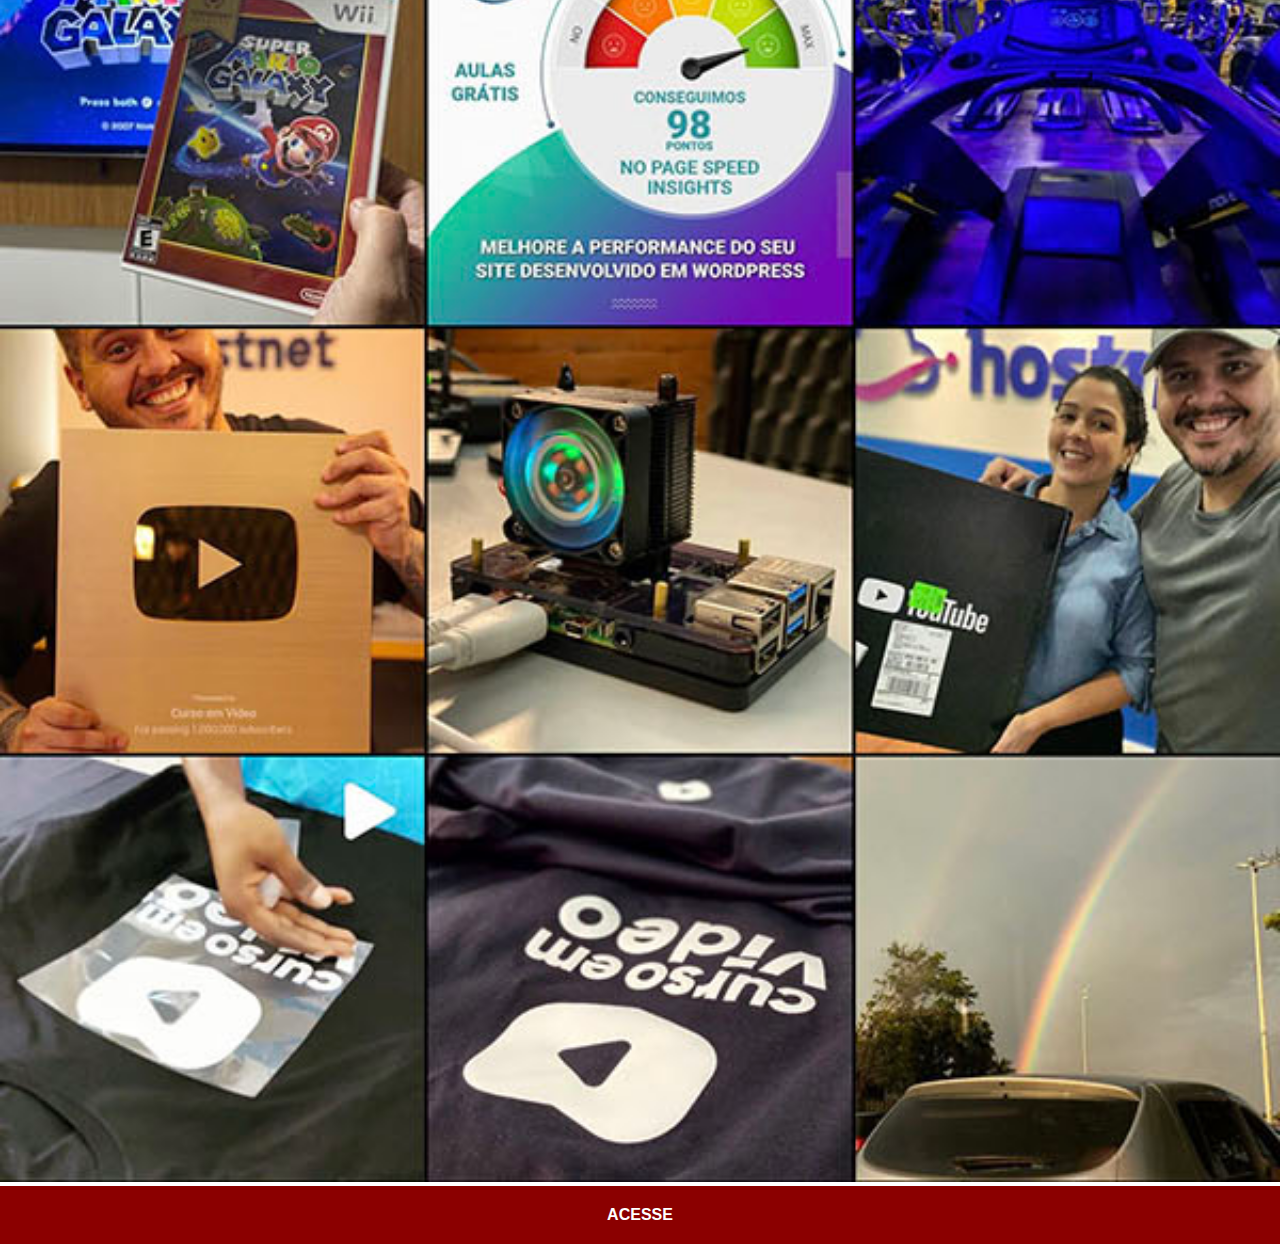
<file: intagram.html>
<!DOCTYPE html>
<html lang="pt-br">
<head>
    <meta charset="UTF-8">
    <meta name="viewport" content="width=device-width, initial-scale=1.0">
    <link rel="stylesheet" href="estilos/paginas.css">
    <title>Instagram</title>
</head>
<body>
    <img src="imagens/tela-instagram.jpg" alt="Instagram - Curso em Vídeo">
    <a href="https://www.instagram.com/gustavoguanabara/?hl=pt" target="_blank">ACESSE</a>
</body>
</html>
</file>
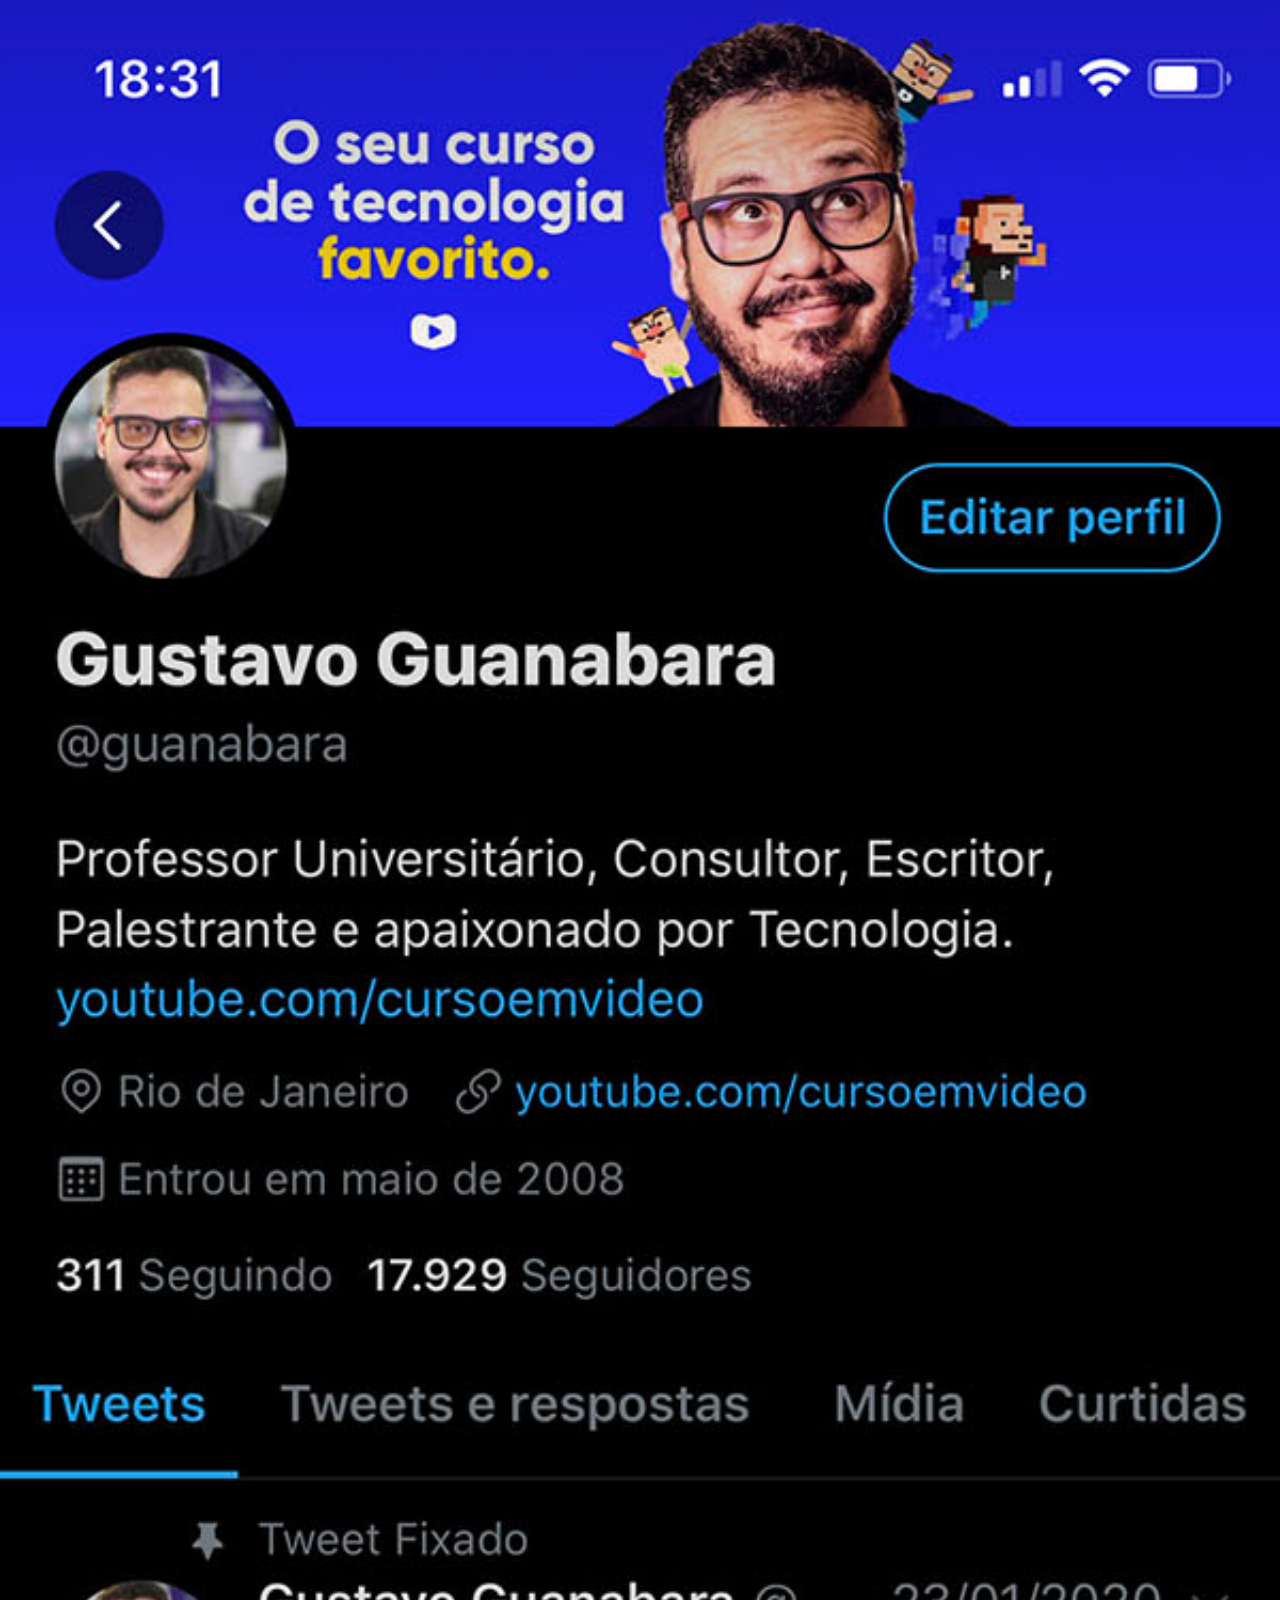
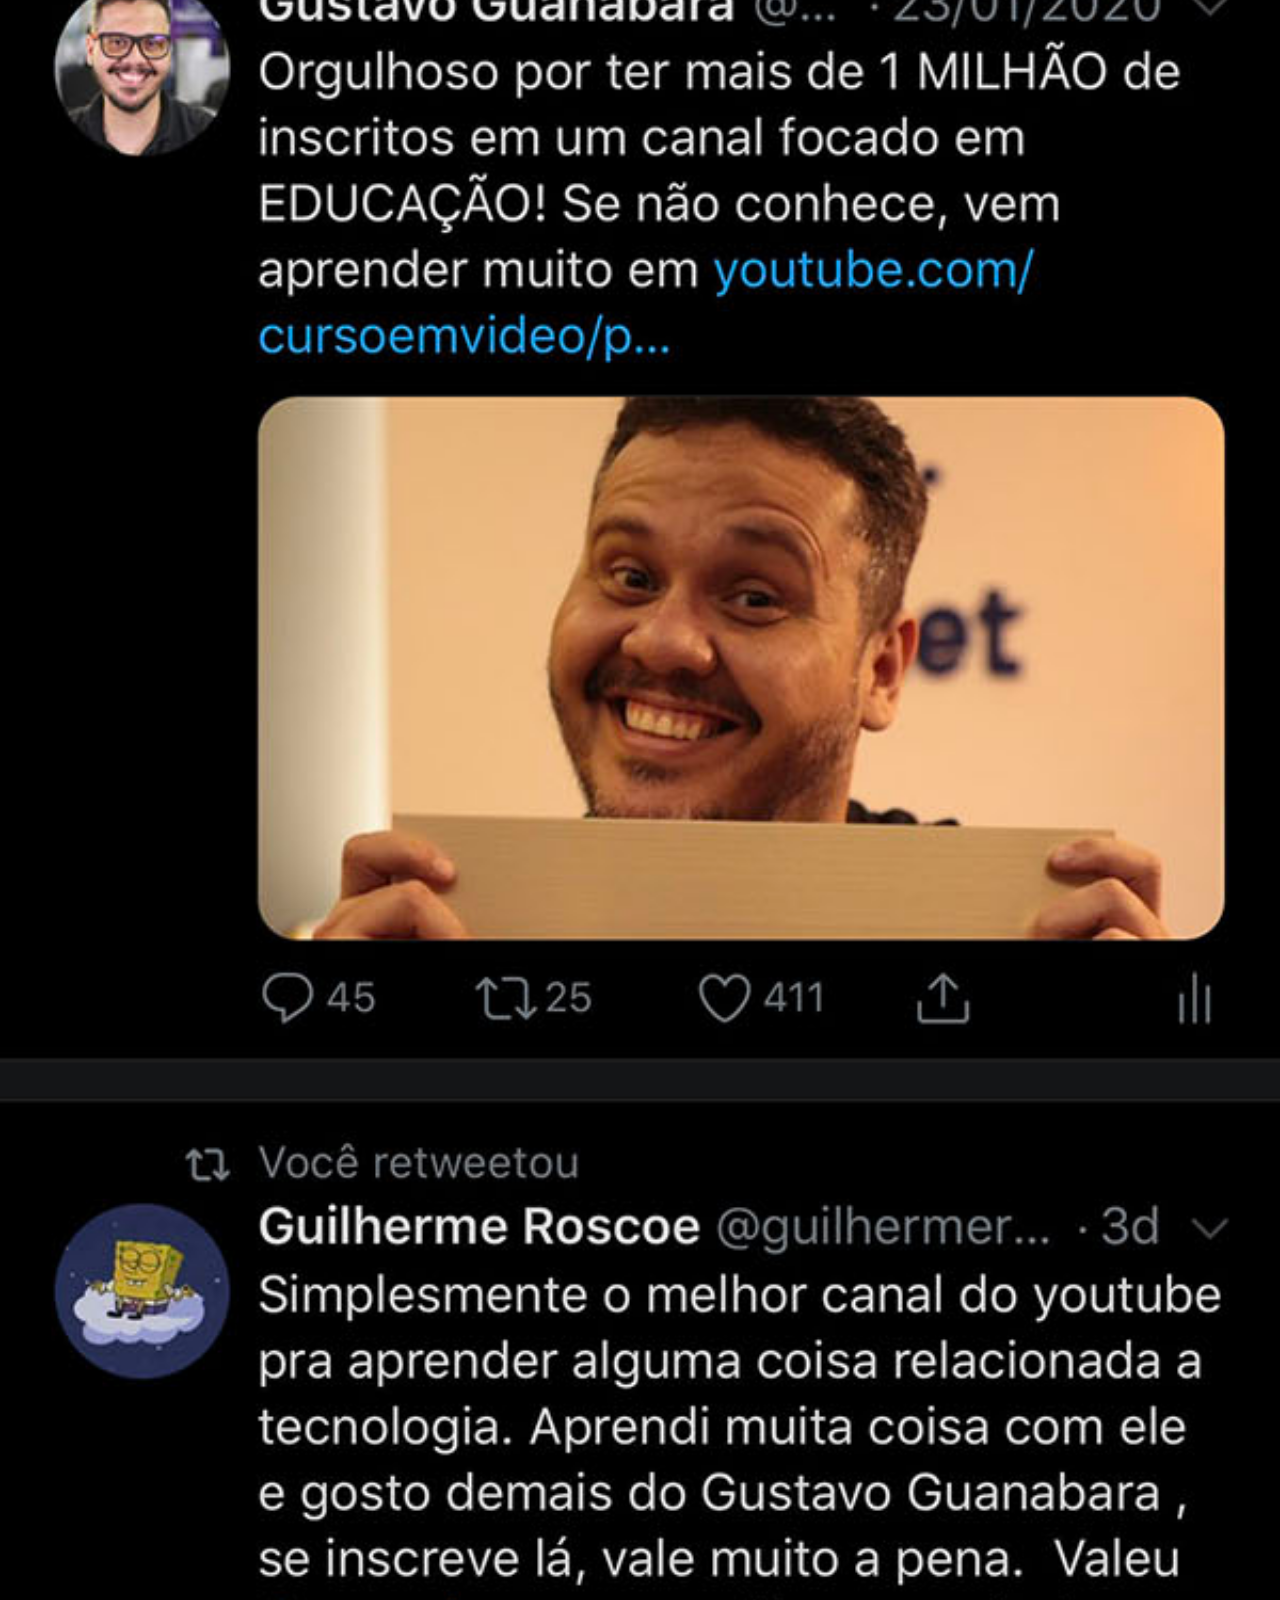
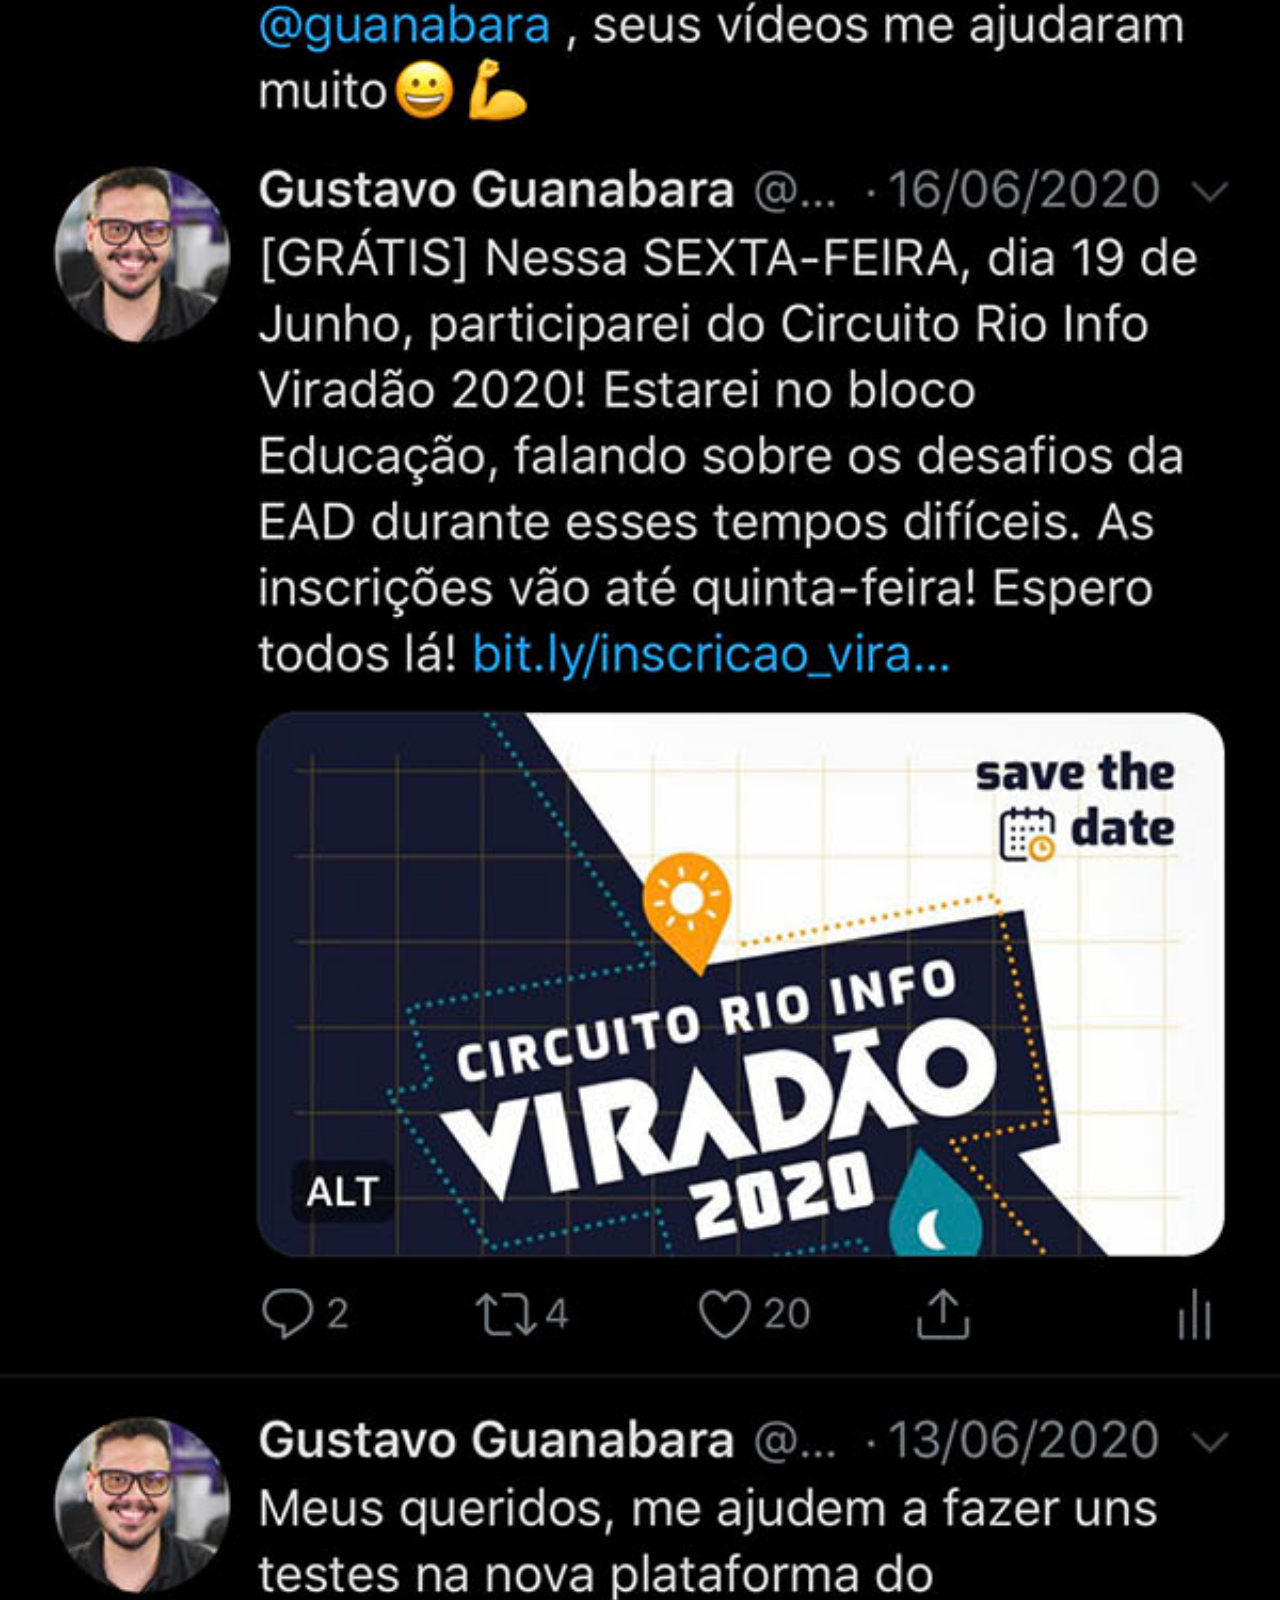
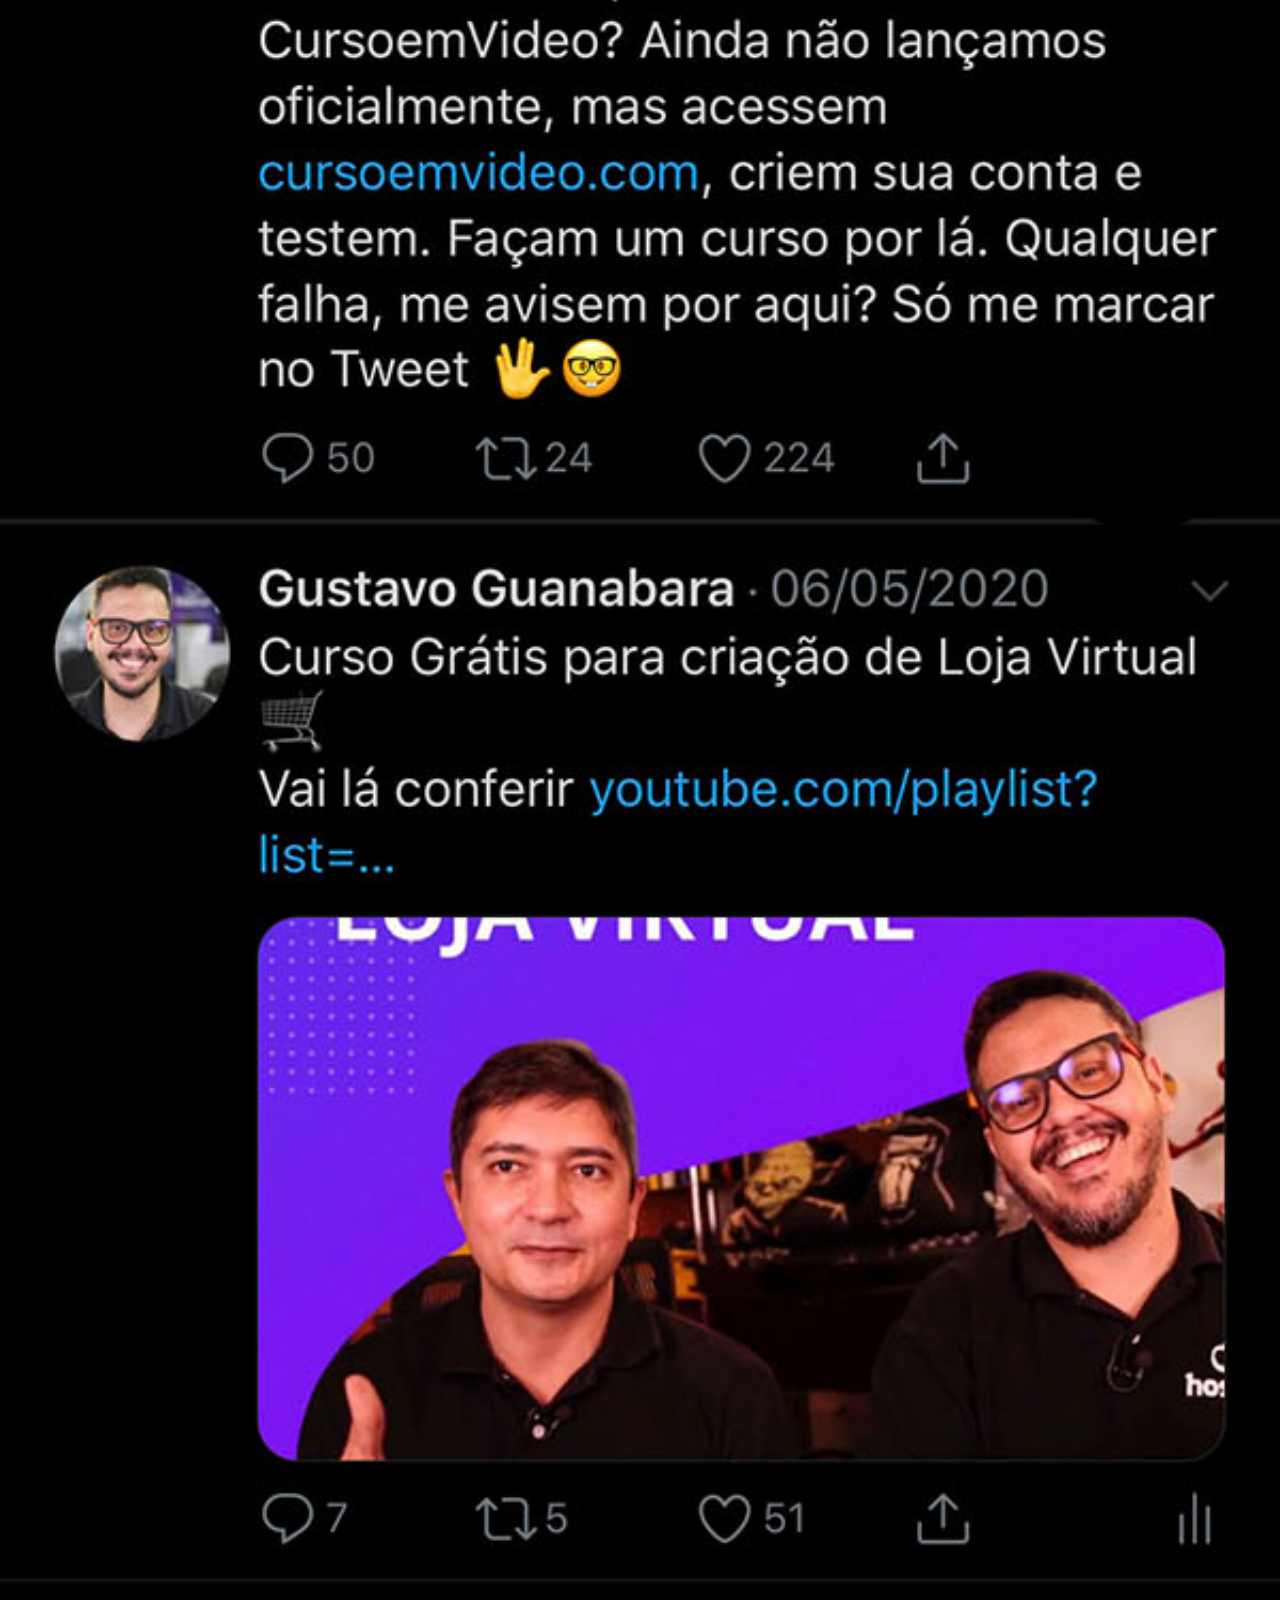
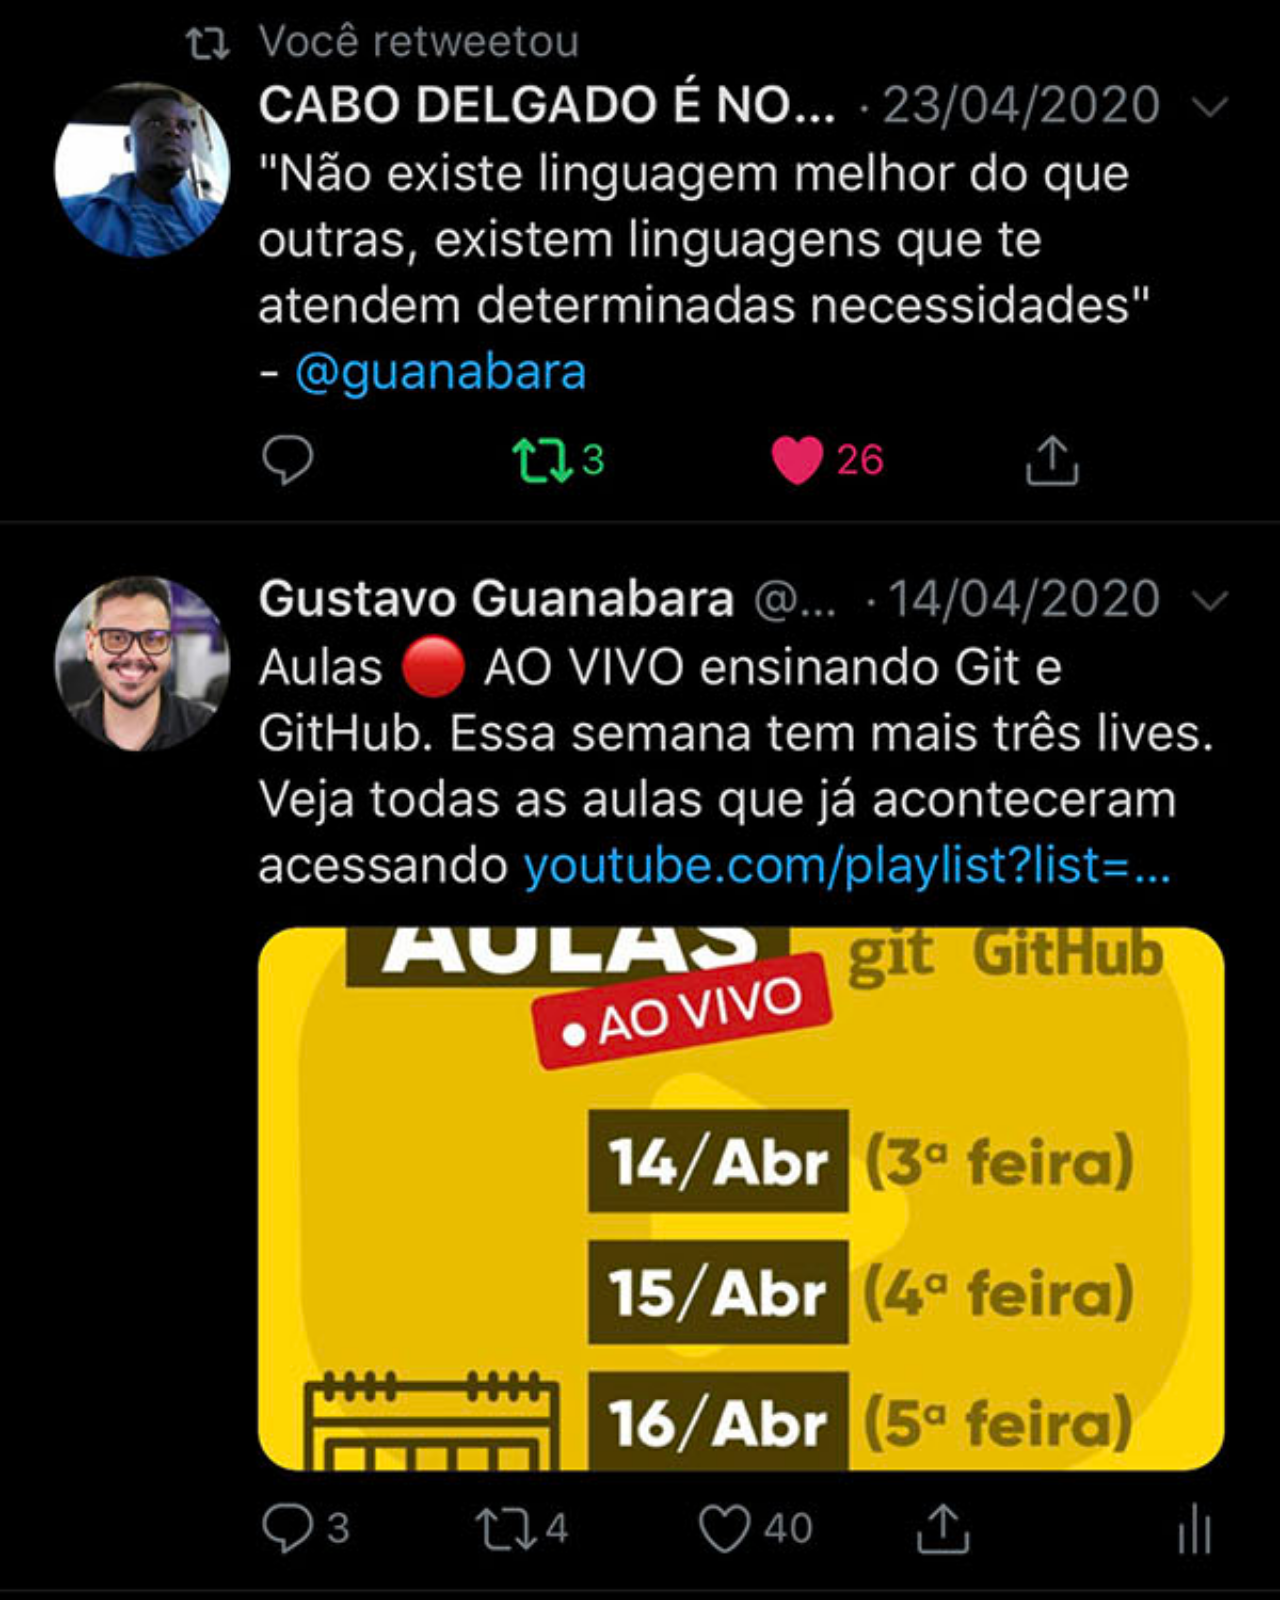
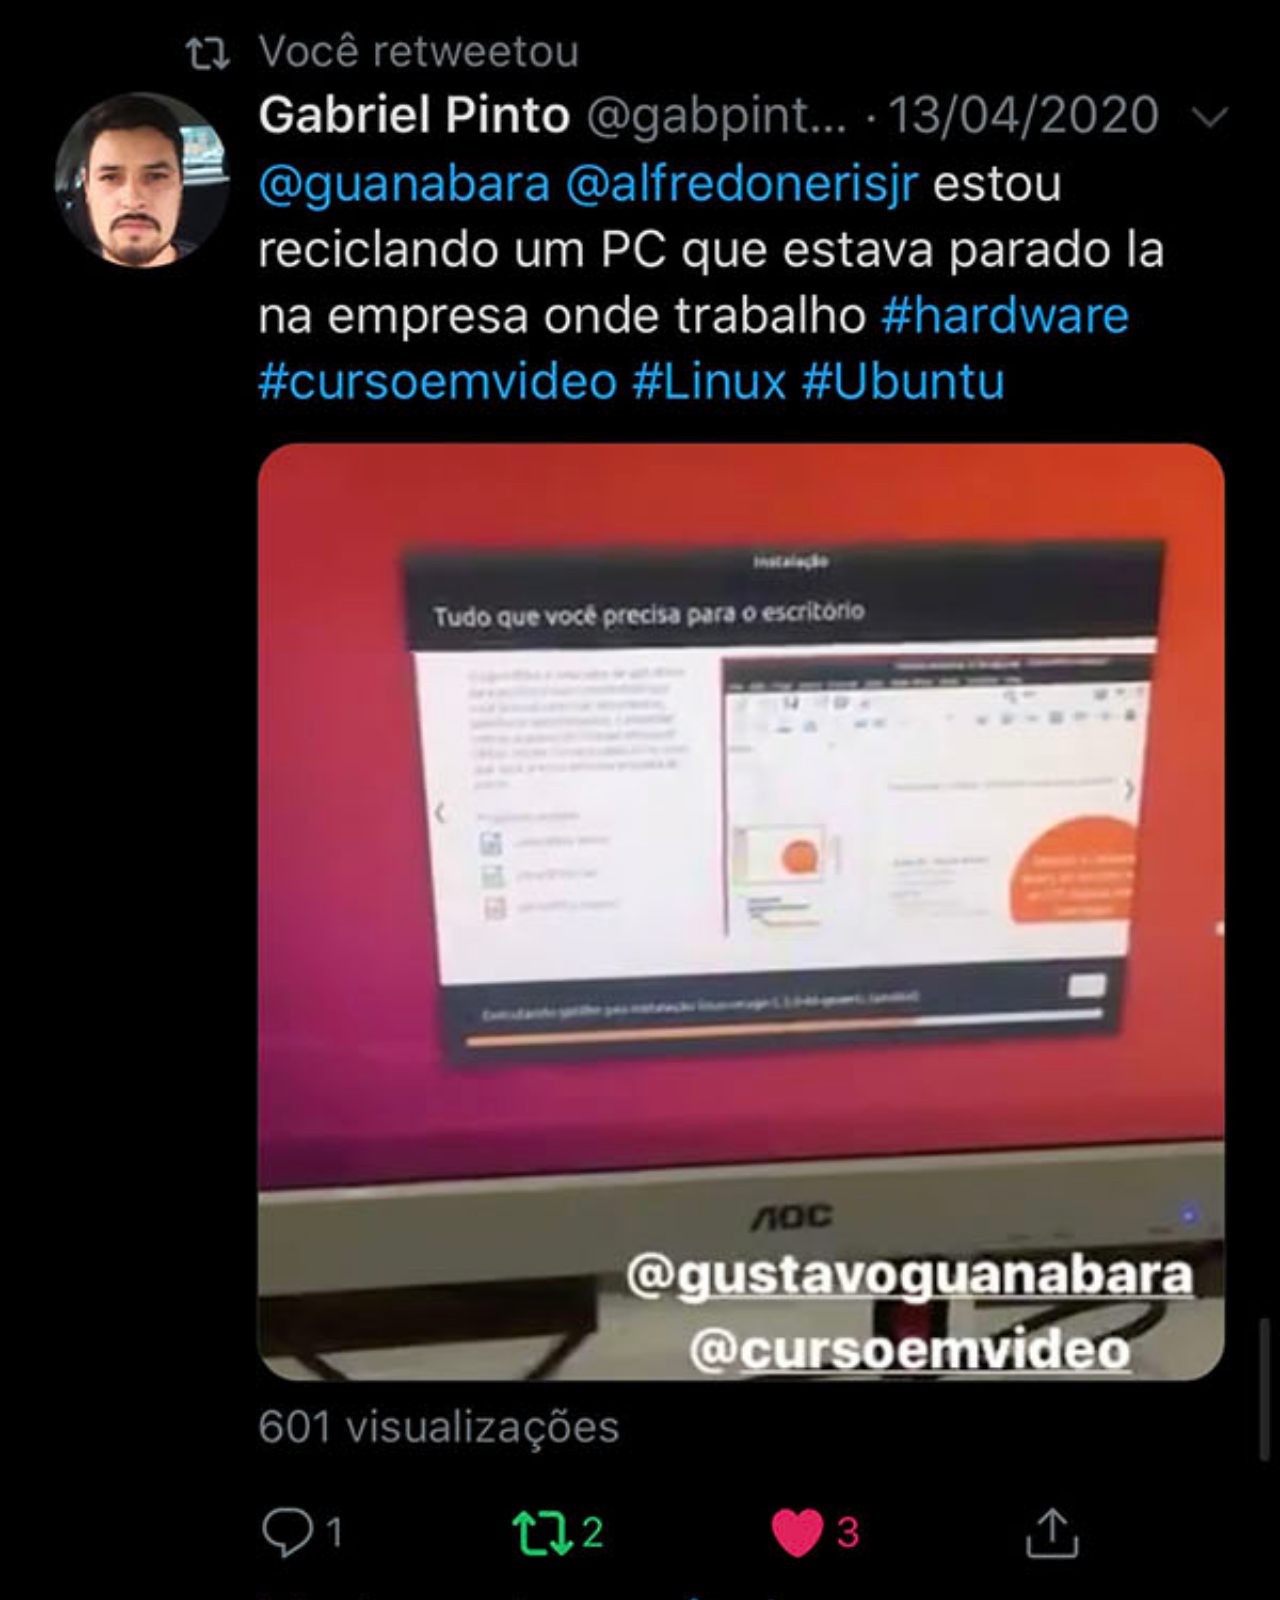
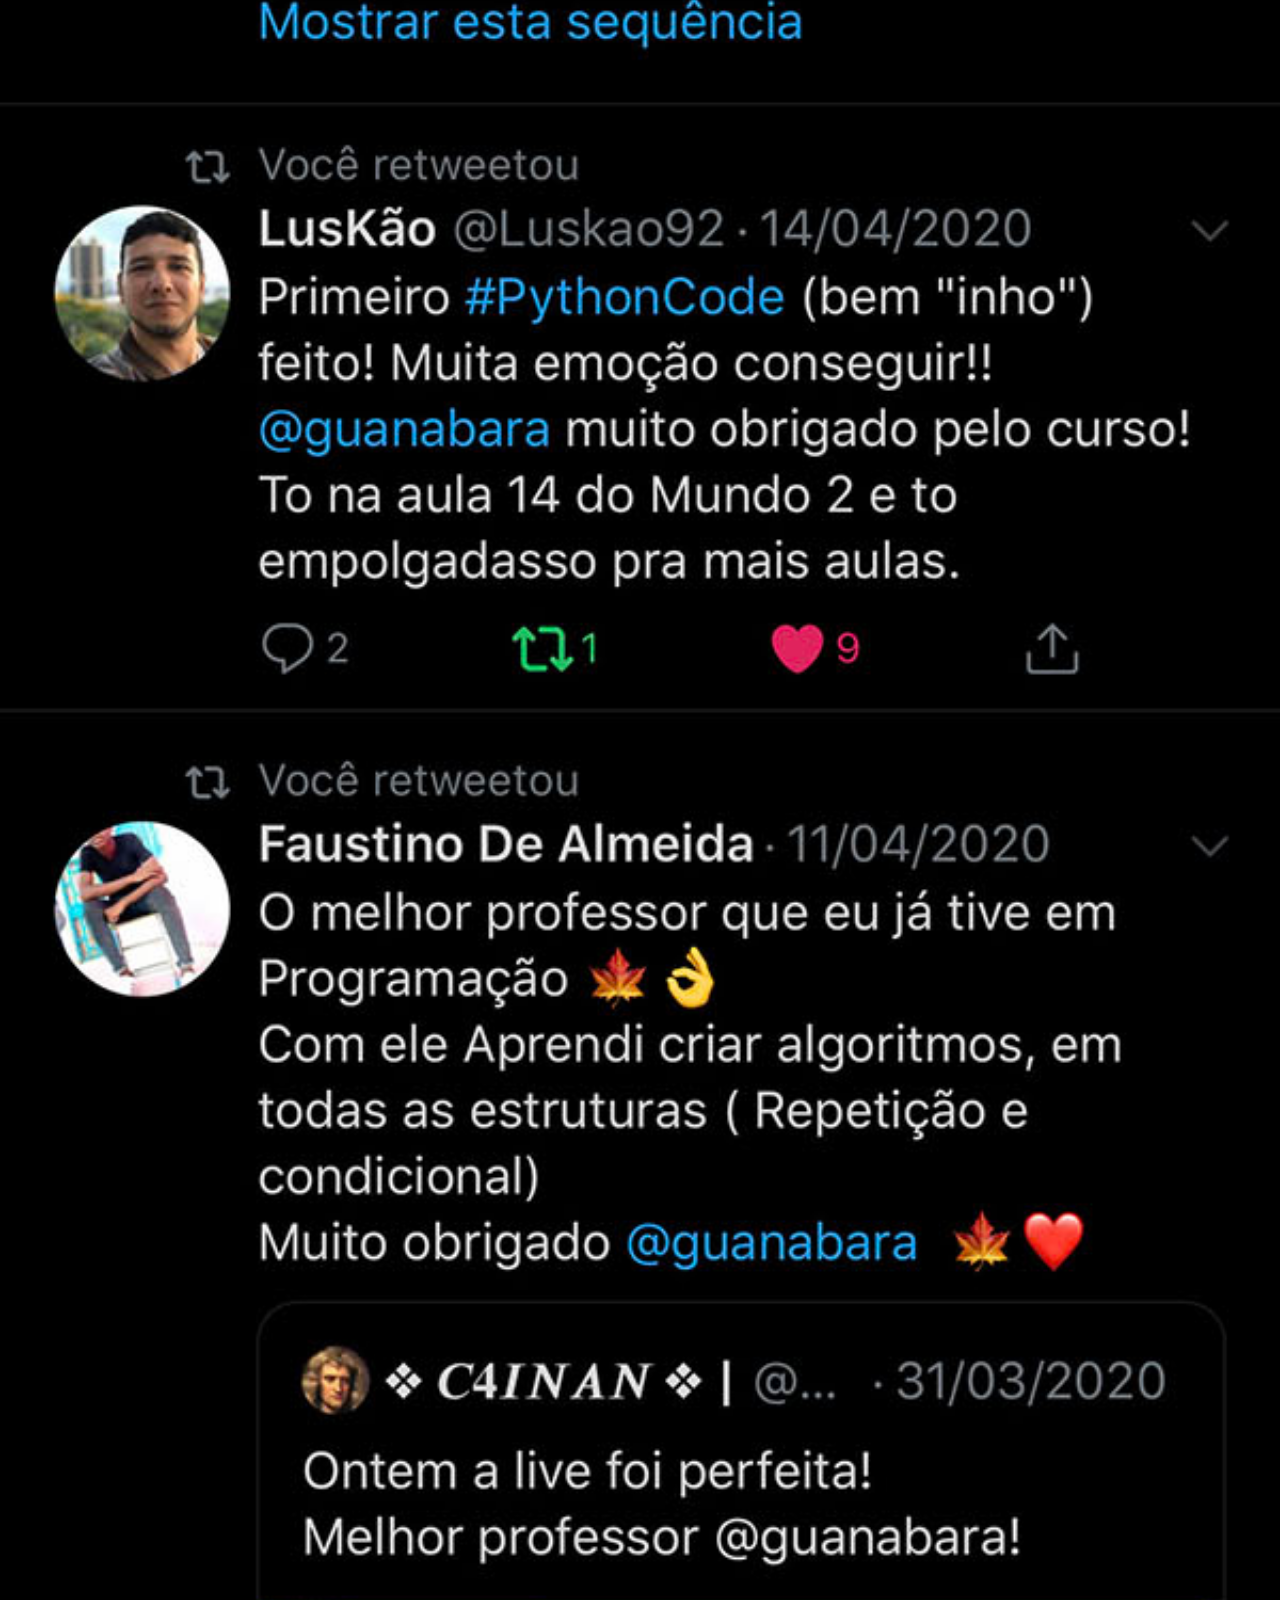
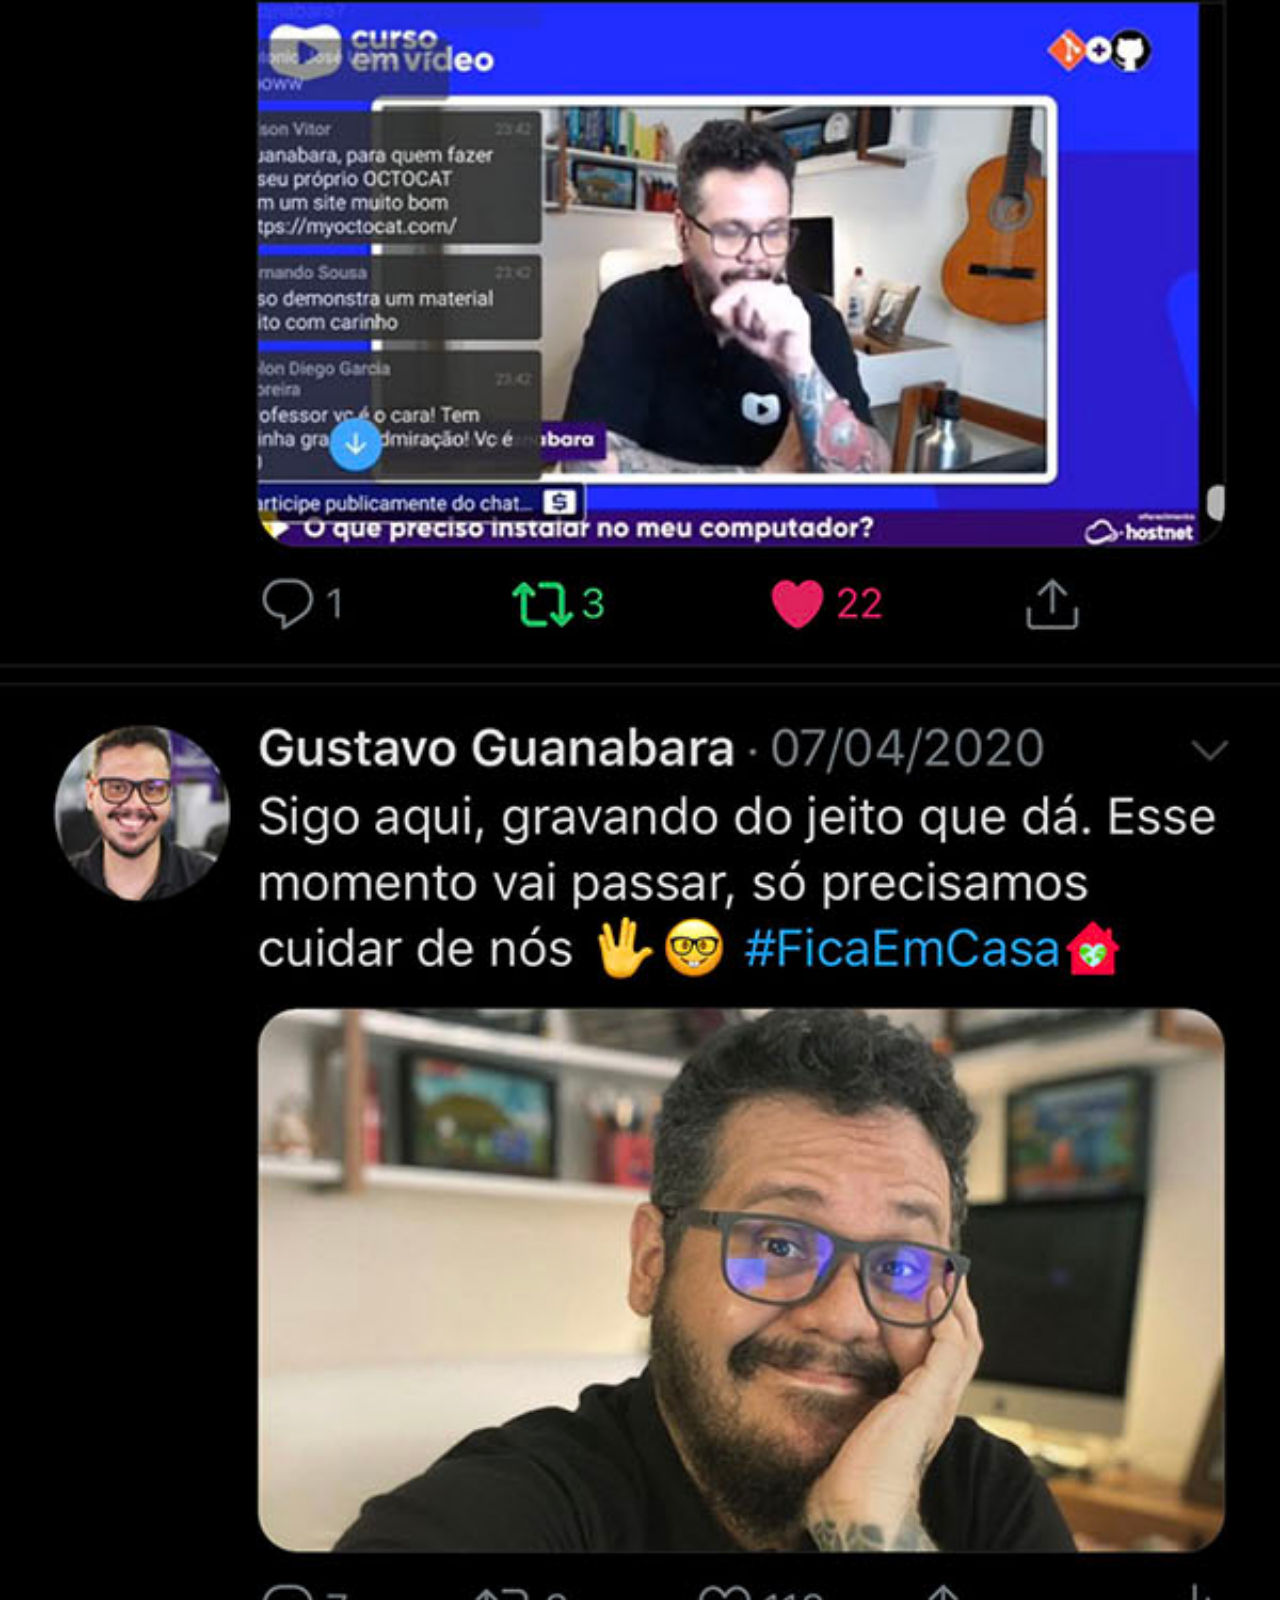
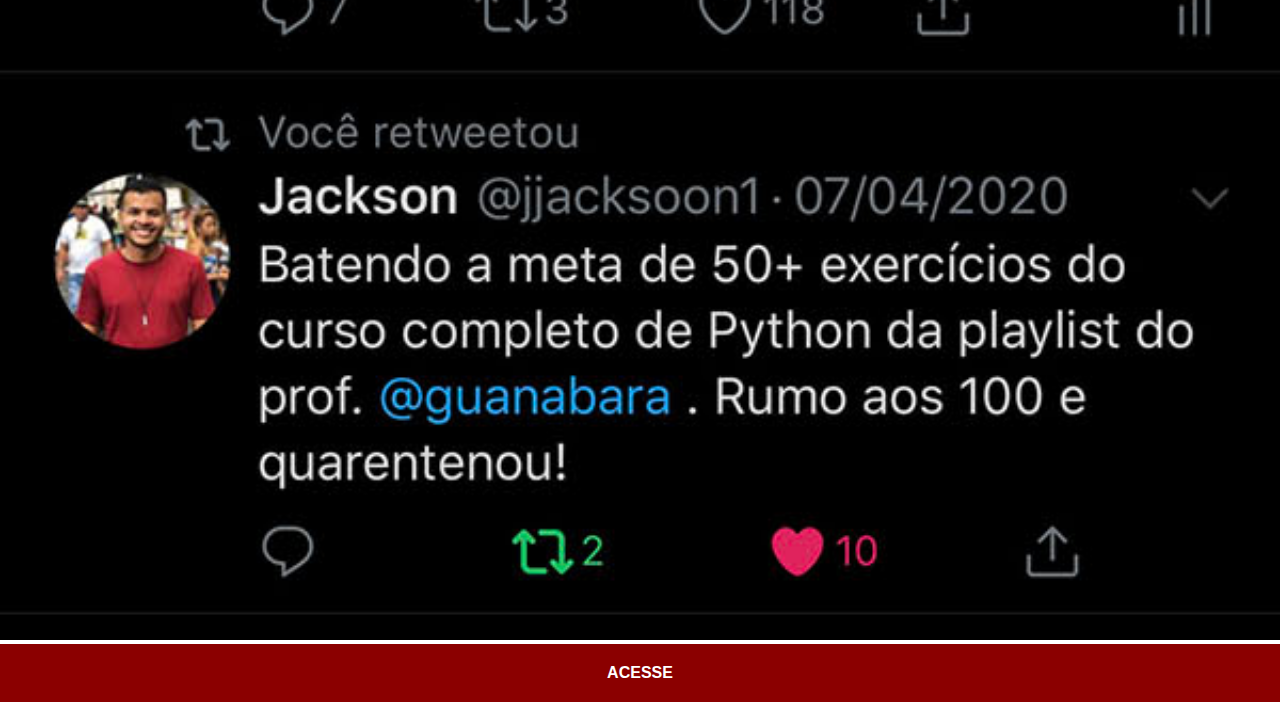
<file: twitter.html>
<!DOCTYPE html>
<html lang="pt-br">
<head>
    <meta charset="UTF-8">
    <meta name="viewport" content="width=device-width, initial-scale=1.0">
    <link rel="stylesheet" href="estilos/paginas.css">
    <title>Twitter</title>
</head>
<body>
    <img src="imagens/tela-twitter.jpg" alt="Twitter - Curso em Vídeo">
    <a href="https://twitter.com/guanabara?lang=pt" target="_blank">ACESSE</a>
</body>
</html>
</file>
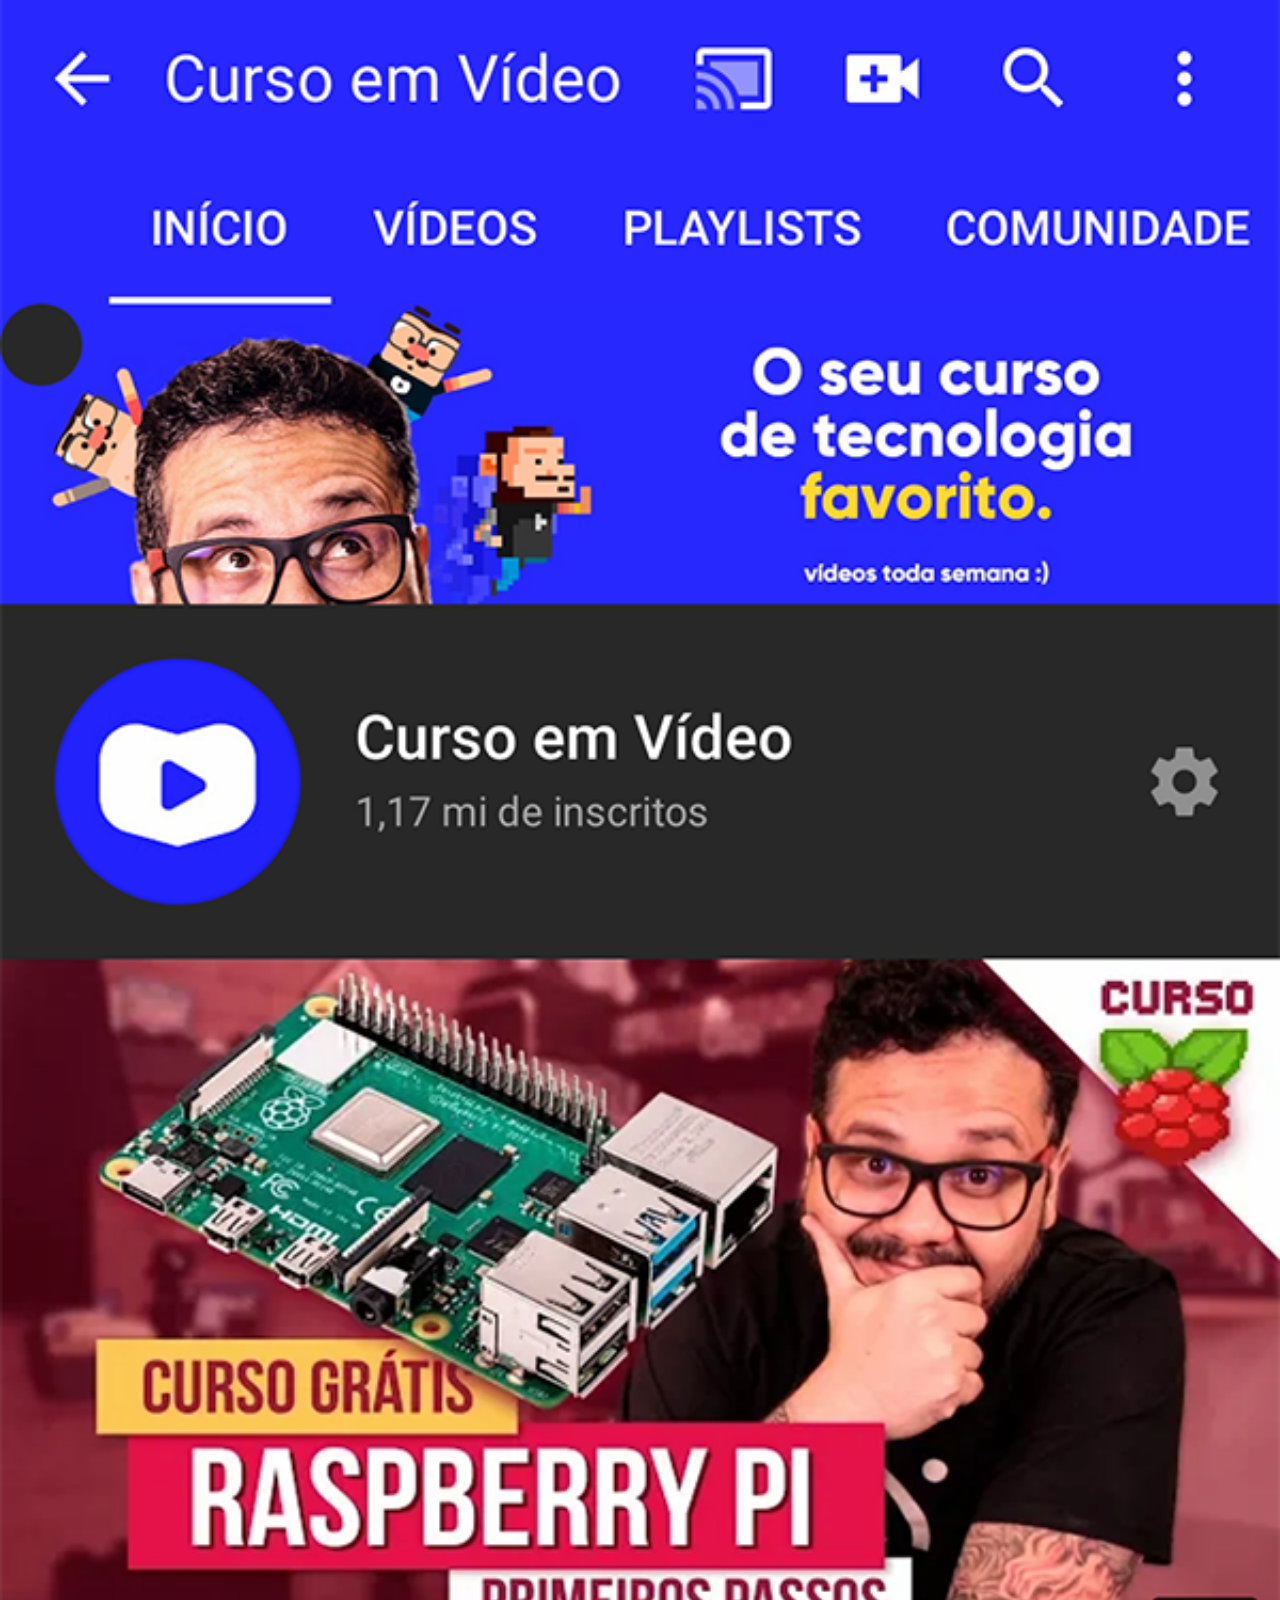
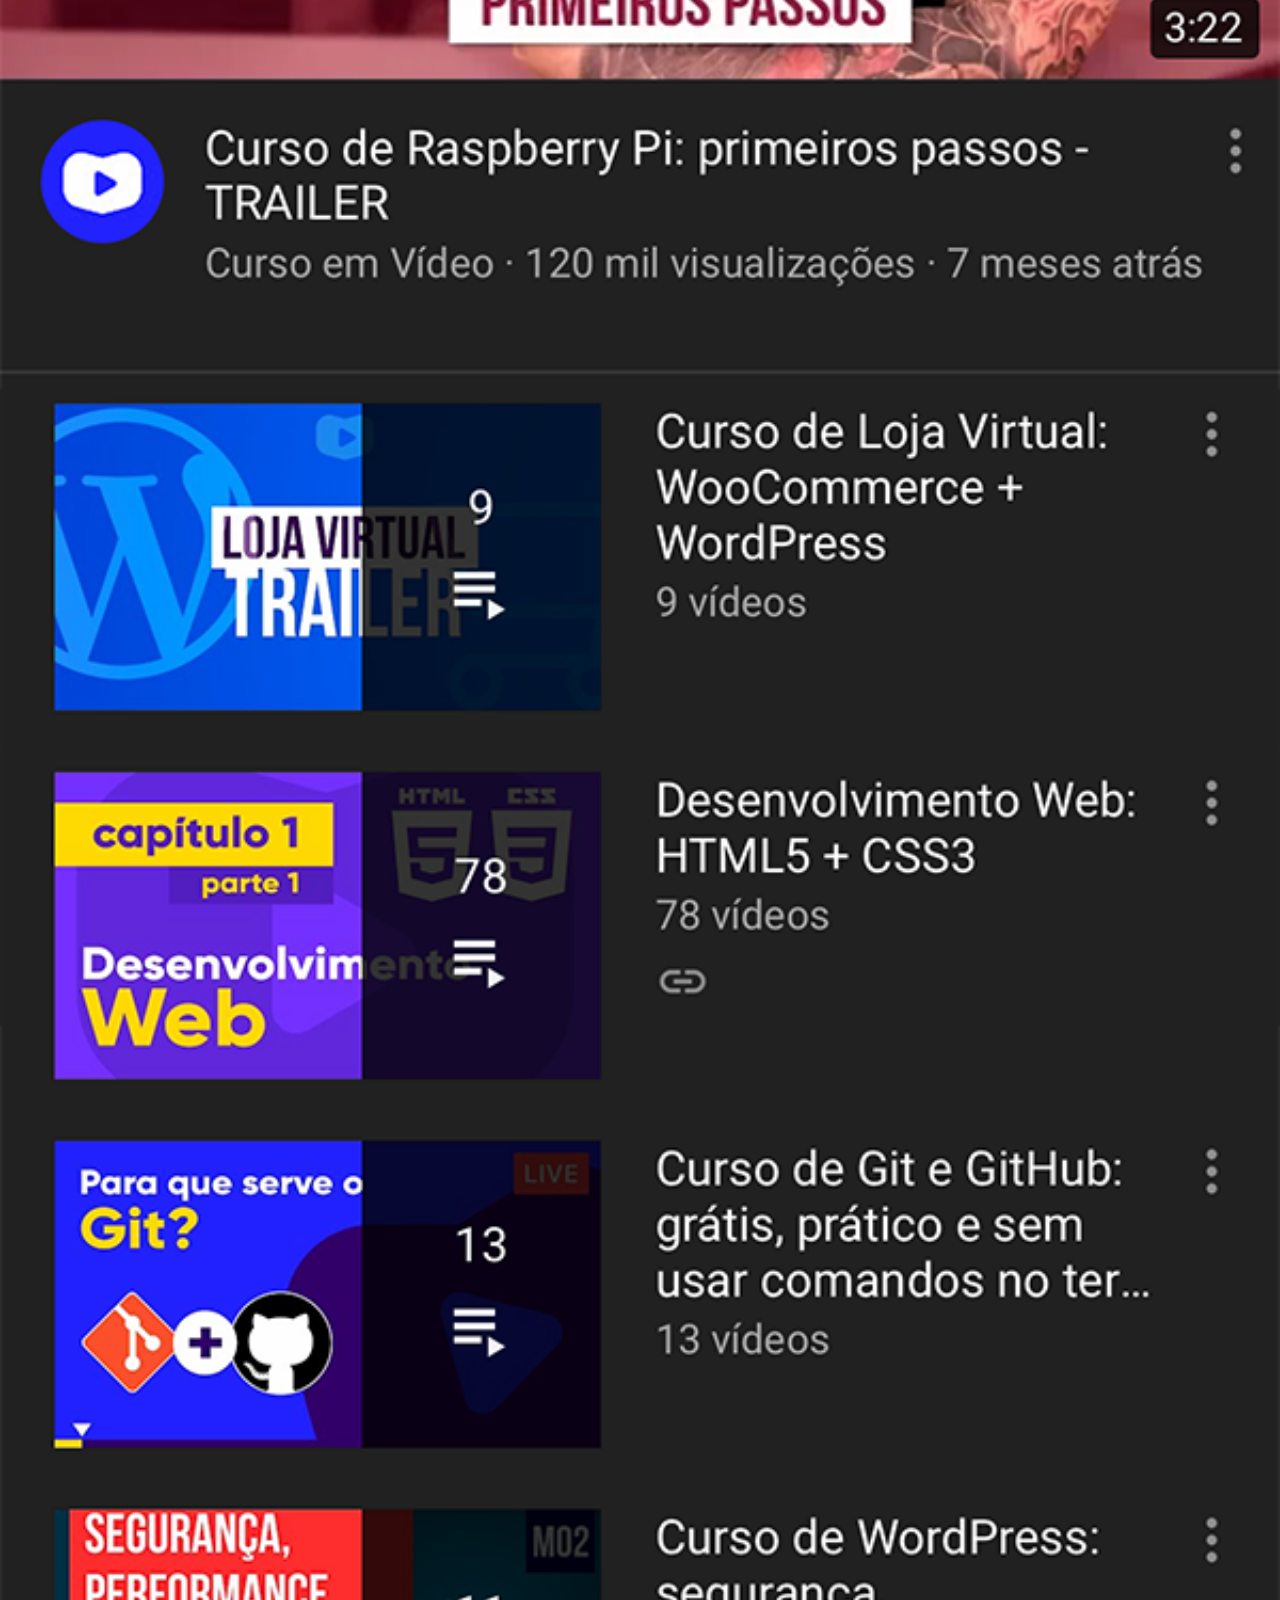
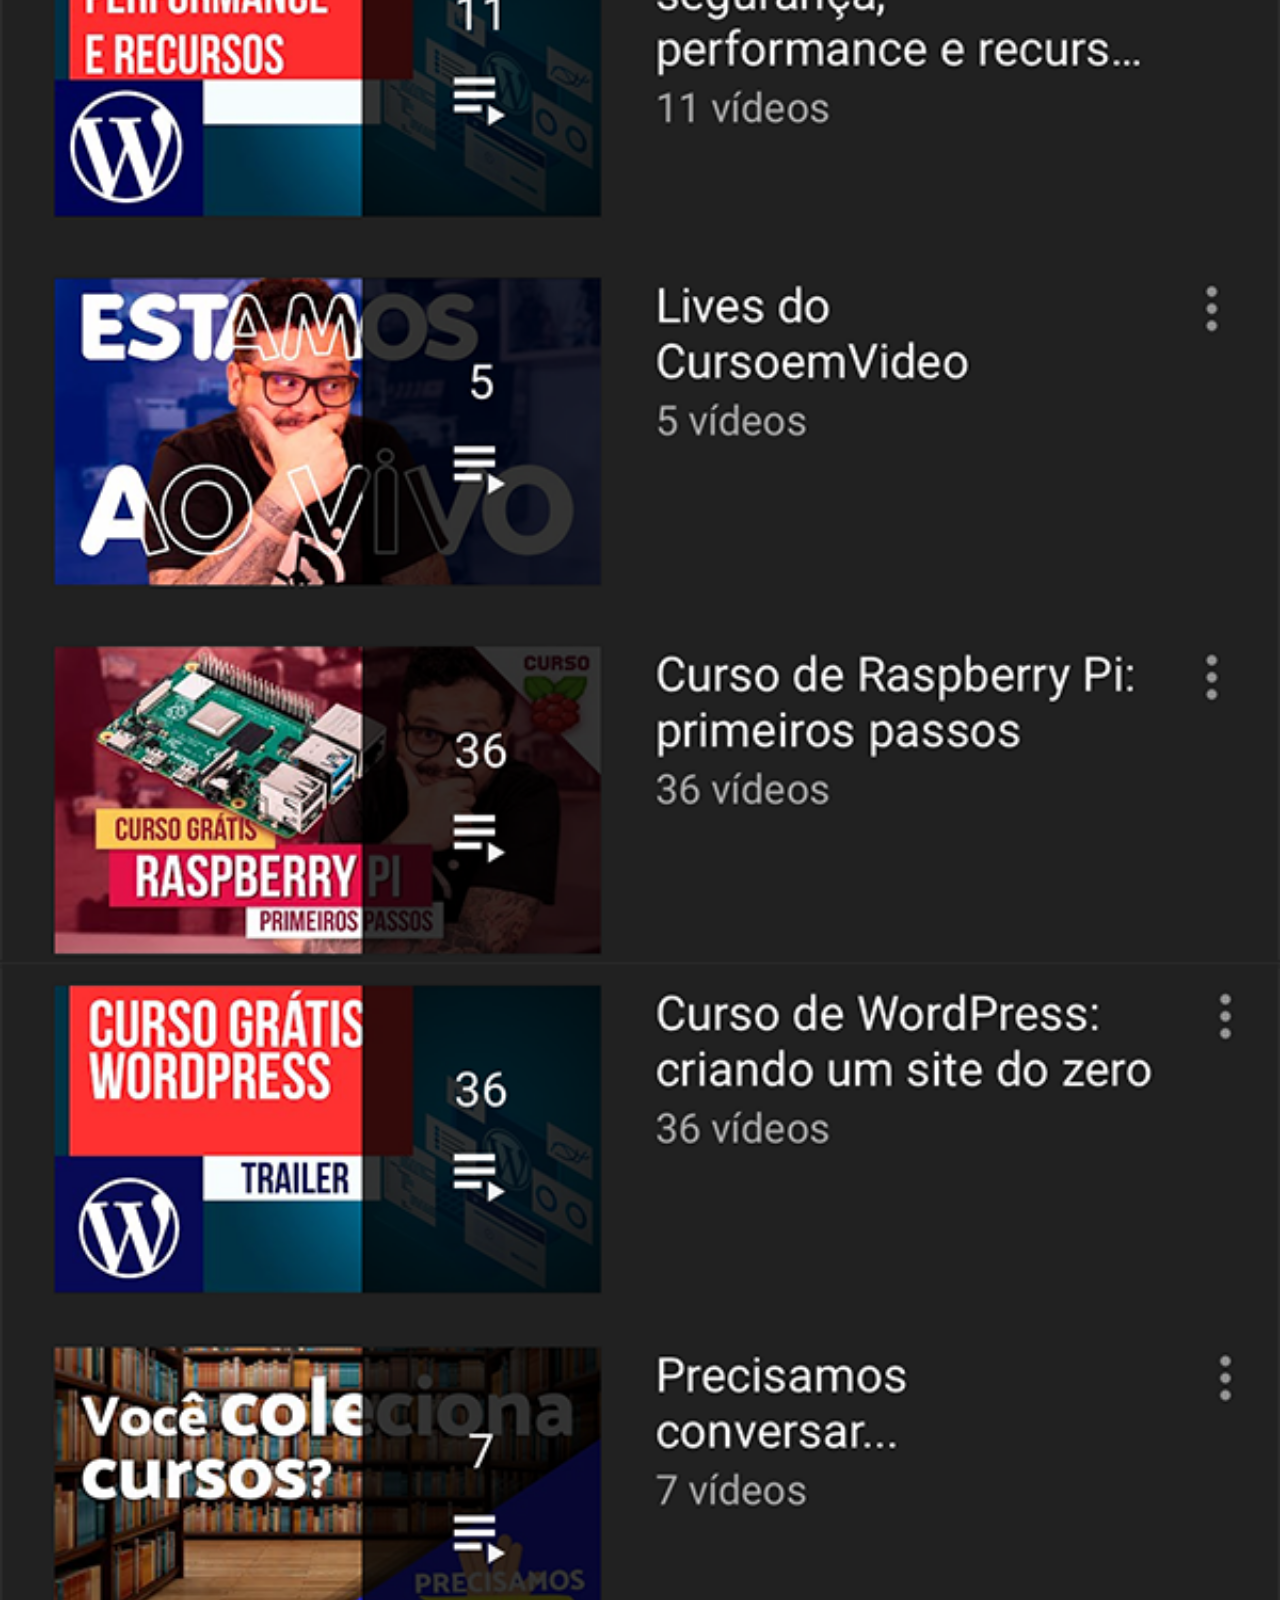
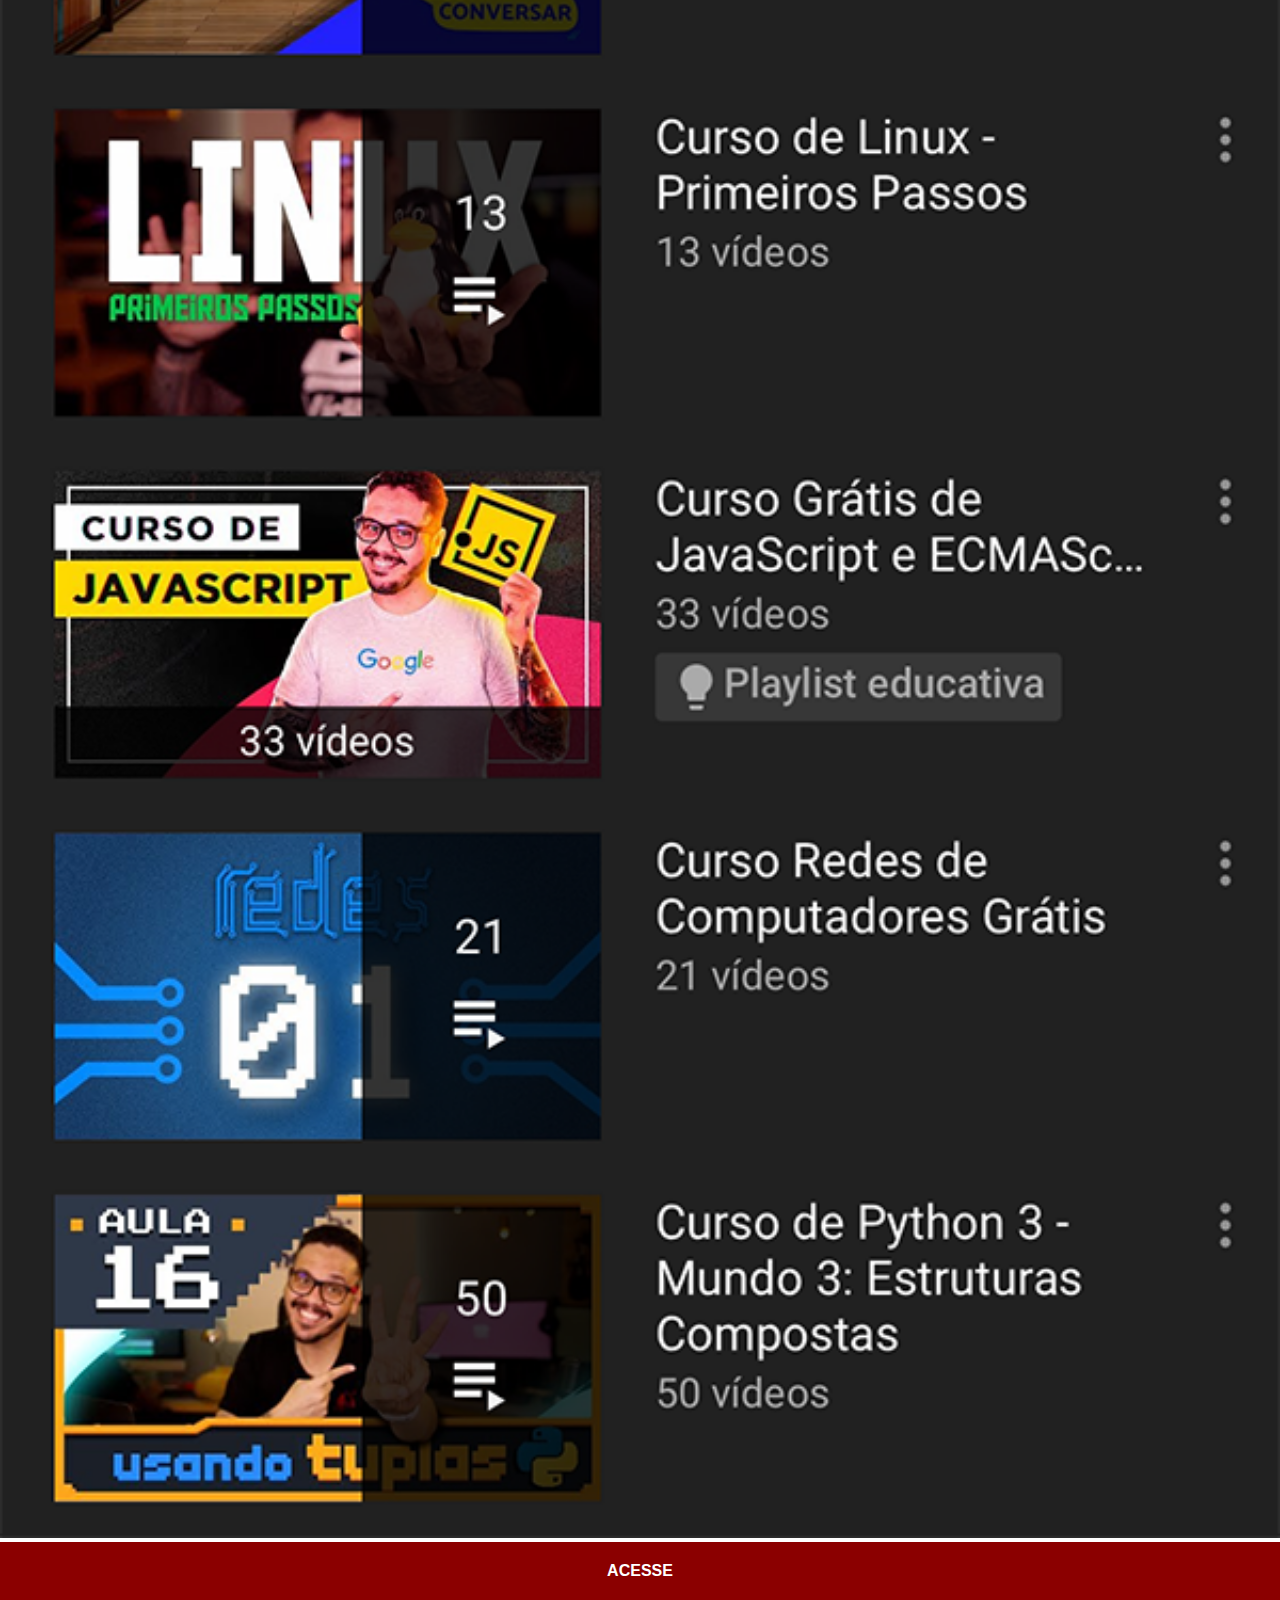
<file: youtube.html>
<!DOCTYPE html>
<html lang="pt-br">
<head>
    <meta charset="UTF-8">
    <meta name="viewport" content="width=device-width, initial-scale=1.0">
    <link rel="stylesheet" href="estilos/paginas.css">
    <title>Youtube</title>
</head>
<body>
    <img src="imagens/tela-youtube.png" alt="Youtube - Curso em Vídeo">
    <a href="https://www.youtube.com/@CursoemVideo" target="_blank">ACESSE</a>
</body>
</html>
</file>
<file: estilos/style.css>
@charset "UTF-8";

* {
    margin: 0;
    padding: 0;
    box-sizing: border-box;
    font-family: Arial, Helvetica, sans-serif;
}

html, body {
    width: 100vw;
    height: 100vh;
    background-color: darkolivegreen;
}

body {
    background: url(../imagens/fundo-madeira.jpg) no-repeat top center fixed;
    background-size: cover;
}

main {
    height: 100vh;
    position: relative;
}

section#telefone {
    position: absolute;
    top: 50%;
    left: 50%;
    transform: translate(-50%, -50%);
    width: 311px;
    height: 627px;
    background: url(../imagens/frame-iphone.png) no-repeat fixed;
    background-size: cover;
}

iframe#tela {
    position: relative;
    top: 80px;
    left: 22px;
    width: 267px;
    height: 471px;
    border-radius: 5px;
}

section#redes-sociais {
    padding: 5px;
    text-align: center;
}

section#redes-sociais img {
    width: 50px;
    border-radius: 50%;
    margin: 10px;
    box-shadow: 2px 2px 5px rgba(0, 0, 0, 0.479);
}

section#redes-sociais img:hover {
    transform: translate(0px, -4px);
    box-shadow: 1px 5px 10px rgba(0, 0, 0, 0.493);
    transition: 0.3s;
}
</file>
<file: estilos/paginas.css>
* {
    margin: 0;
    padding: 0;
    box-sizing: border-box;
    font-family: Arial, Helvetica, sans-serif;
}

::-webkit-scrollbar {
    width: 0px;
    height: 0px;
}

img {
    width: 100vw;

}

a {
    display: block;
    background-color: darkred;
    padding: 20px;
    text-align: center;
    font-weight: bolder;
    text-decoration: none;
    color: white;
}

a:hover {
    background-color: red;
}
</file>
